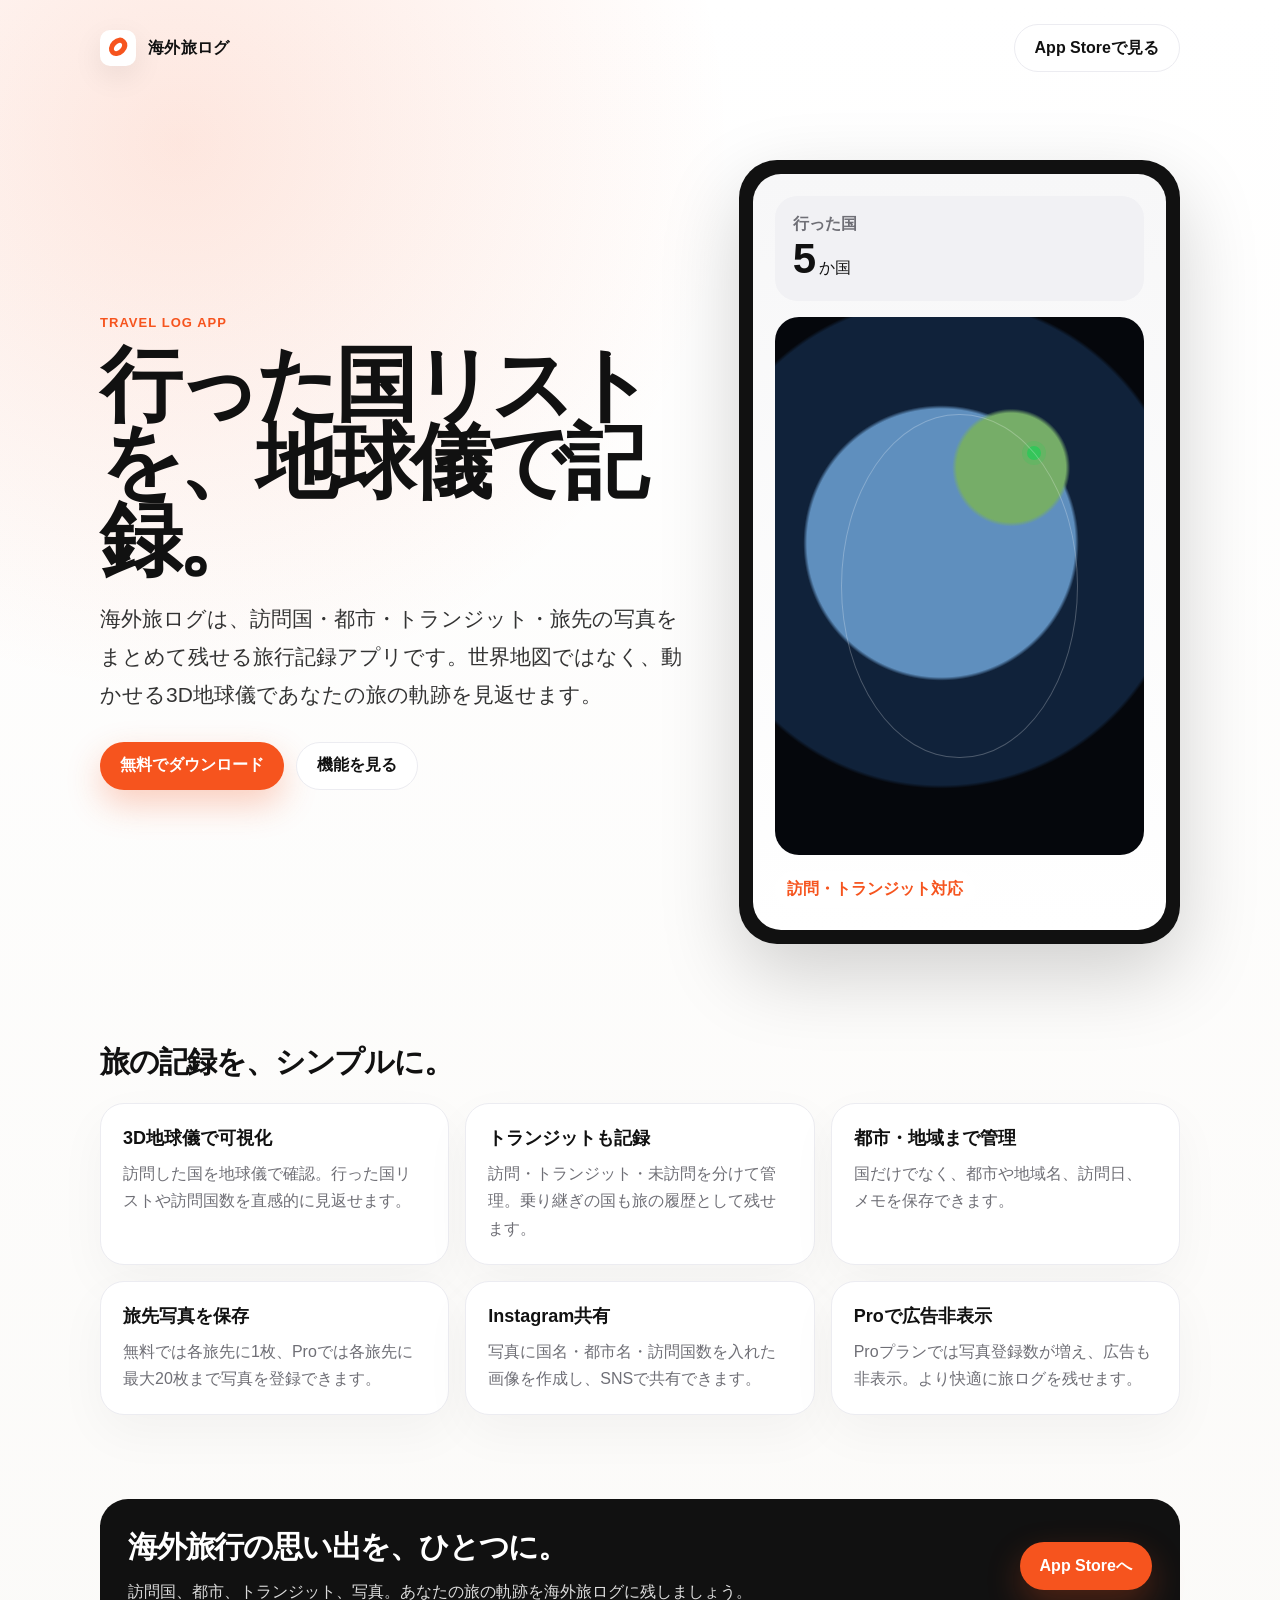
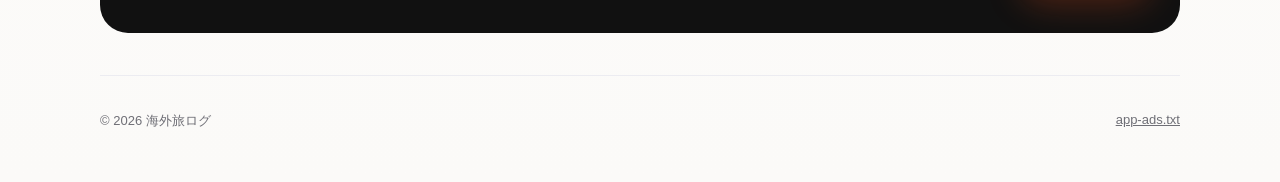
<file: index.html>
<!doctype html>
<html lang="ja">
<head>
  <meta charset="utf-8">
  <meta name="viewport" content="width=device-width, initial-scale=1">
  <title>海外旅ログ - 行った国リストを地球儀で記録</title>
  <meta name="description" content="海外旅ログは、訪問国・都市・トランジット・旅先の写真を3D地球儀で記録できる旅行記録アプリです。行った国リストや訪問国数をシンプルに管理できます。">
  <meta property="og:title" content="海外旅ログ - 行った国リストを地球儀で記録">
  <meta property="og:description" content="訪問国・都市・トランジット・写真をまとめて記録。あなたの海外旅行の軌跡を3D地球儀で残せます。">
  <meta property="og:type" content="website">
  <meta name="theme-color" content="#f6541e">
  <style>
    :root {
      --accent: #f6541e;
      --ink: #111111;
      --muted: #6f6f76;
      --line: #ececf1;
      --bg: #fbfaf8;
      --card: #ffffff;
    }

    * { box-sizing: border-box; }

    body {
      margin: 0;
      font-family: -apple-system, BlinkMacSystemFont, "Hiragino Sans", "Yu Gothic", sans-serif;
      color: var(--ink);
      background:
        radial-gradient(circle at 14% 8%, rgba(246, 84, 30, 0.14), transparent 28%),
        linear-gradient(180deg, #ffffff 0%, var(--bg) 100%);
    }

    a { color: inherit; }

    .wrap {
      width: min(1080px, calc(100% - 32px));
      margin: 0 auto;
    }

    header {
      padding: 24px 0;
      display: flex;
      align-items: center;
      justify-content: space-between;
      gap: 16px;
    }

    .brand {
      display: flex;
      align-items: center;
      gap: 12px;
      font-weight: 800;
      letter-spacing: 0.02em;
    }

    .logo {
      width: 36px;
      height: 36px;
      border-radius: 10px;
      background: #ffffff;
      position: relative;
      box-shadow: 0 10px 30px rgba(0, 0, 0, 0.08);
      flex: 0 0 auto;
    }

    .pin {
      position: absolute;
      left: 10px;
      top: 7px;
      width: 16px;
      height: 20px;
      background: var(--accent);
      border-radius: 50% 50% 55% 55%;
      transform: rotate(45deg);
    }

    .pin::after {
      content: "";
      position: absolute;
      inset: 5px;
      background: #ffffff;
      border-radius: 50%;
    }

    .hero {
      padding: 64px 0 56px;
      display: grid;
      grid-template-columns: 1.15fr 0.85fr;
      gap: 42px;
      align-items: center;
    }

    .eyebrow {
      color: var(--accent);
      font-weight: 800;
      letter-spacing: 0.08em;
      font-size: 13px;
    }

    h1 {
      font-size: clamp(42px, 7vw, 82px);
      line-height: 0.95;
      letter-spacing: -0.06em;
      margin: 16px 0 20px;
    }

    .lead {
      font-size: clamp(17px, 2vw, 21px);
      line-height: 1.8;
      color: #333333;
      max-width: 680px;
    }

    .cta {
      display: flex;
      gap: 12px;
      flex-wrap: wrap;
      margin-top: 28px;
    }

    .button {
      display: inline-flex;
      align-items: center;
      justify-content: center;
      min-height: 48px;
      padding: 0 20px;
      border-radius: 999px;
      text-decoration: none;
      font-weight: 800;
      white-space: nowrap;
    }

    .primary {
      background: var(--accent);
      color: #ffffff;
      box-shadow: 0 14px 34px rgba(246, 84, 30, 0.28);
    }

    .secondary {
      border: 1px solid var(--line);
      background: #ffffff;
    }

    .phone {
      border-radius: 38px;
      background: #111111;
      padding: 14px;
      aspect-ratio: 9 / 16;
      box-shadow: 0 30px 80px rgba(0, 0, 0, 0.18);
    }

    .screen {
      height: 100%;
      border-radius: 28px;
      background: linear-gradient(180deg, #f7f7f8, #ffffff);
      padding: 22px;
      display: flex;
      flex-direction: column;
      gap: 16px;
    }

    .stat {
      background: #f1f1f4;
      border-radius: 22px;
      padding: 18px;
    }

    .stat span {
      color: var(--muted);
      font-weight: 700;
    }

    .stat strong {
      font-size: 42px;
      letter-spacing: -0.04em;
    }

    .globe {
      flex: 1;
      border-radius: 24px;
      background:
        radial-gradient(circle at 64% 28%, #76ad68 0 12%, transparent 13%),
        radial-gradient(circle at 45% 42%, #5f8fbe 0 36%, #10223a 37% 65%, #05070c 66%);
      position: relative;
      overflow: hidden;
    }

    .globe::before {
      content: "";
      position: absolute;
      width: 14px;
      height: 14px;
      border-radius: 50%;
      background: #35c55a;
      right: 28%;
      top: 24%;
      box-shadow: 0 0 0 5px rgba(53, 197, 90, 0.25);
    }

    .globe::after {
      content: "";
      position: absolute;
      inset: 18%;
      border: 1px solid rgba(255, 255, 255, 0.25);
      border-radius: 50%;
    }

    .chip {
      align-self: flex-start;
      border-radius: 999px;
      padding: 8px 12px;
      background: #ffffff;
      color: var(--accent);
      font-weight: 800;
    }

    section { padding: 42px 0; }

    .section-title {
      font-size: 30px;
      letter-spacing: -0.04em;
      margin: 0 0 20px;
    }

    .grid {
      display: grid;
      grid-template-columns: repeat(3, 1fr);
      gap: 16px;
    }

    .card {
      background: var(--card);
      border: 1px solid var(--line);
      border-radius: 24px;
      padding: 22px;
      box-shadow: 0 18px 50px rgba(0, 0, 0, 0.04);
    }

    .card b {
      display: block;
      font-size: 18px;
      margin-bottom: 10px;
    }

    .card p {
      margin: 0;
      color: var(--muted);
      line-height: 1.7;
    }

    .note {
      background: #111111;
      color: #ffffff;
      border-radius: 28px;
      padding: 28px;
      display: flex;
      justify-content: space-between;
      gap: 18px;
      align-items: center;
    }

    .note p {
      margin: 0;
      color: #dddddd;
      line-height: 1.7;
    }

    footer {
      padding: 36px 0 52px;
      color: var(--muted);
      font-size: 13px;
      display: flex;
      justify-content: space-between;
      gap: 16px;
      flex-wrap: wrap;
      border-top: 1px solid var(--line);
    }

    footer a { color: var(--muted); }

    @media (max-width: 760px) {
      .hero {
        grid-template-columns: 1fr;
        padding-top: 34px;
      }

      .phone {
        max-width: 310px;
        margin: 0 auto;
      }

      .grid { grid-template-columns: 1fr; }
      .note { display: block; }
      header { align-items: flex-start; }
    }
  </style>
</head>
<body>
  <div class="wrap">
    <header>
      <div class="brand">
        <span class="logo" aria-hidden="true"><span class="pin"></span></span>
        <span>海外旅ログ</span>
      </div>
      <a class="button secondary" href="https://apps.apple.com/jp/app/id6759188015">App Storeで見る</a>
    </header>

    <main>
      <section class="hero">
        <div>
          <div class="eyebrow">TRAVEL LOG APP</div>
          <h1>行った国リストを、地球儀で記録。</h1>
          <p class="lead">海外旅ログは、訪問国・都市・トランジット・旅先の写真をまとめて残せる旅行記録アプリです。世界地図ではなく、動かせる3D地球儀であなたの旅の軌跡を見返せます。</p>
          <div class="cta">
            <a class="button primary" href="https://apps.apple.com/jp/app/id6759188015">無料でダウンロード</a>
            <a class="button secondary" href="#features">機能を見る</a>
          </div>
        </div>

        <div class="phone" aria-hidden="true">
          <div class="screen">
            <div class="stat"><span>行った国</span><br><strong>5</strong> か国</div>
            <div class="globe"></div>
            <div class="chip">訪問・トランジット対応</div>
          </div>
        </div>
      </section>

      <section id="features">
        <h2 class="section-title">旅の記録を、シンプルに。</h2>
        <div class="grid">
          <div class="card"><b>3D地球儀で可視化</b><p>訪問した国を地球儀で確認。行った国リストや訪問国数を直感的に見返せます。</p></div>
          <div class="card"><b>トランジットも記録</b><p>訪問・トランジット・未訪問を分けて管理。乗り継ぎの国も旅の履歴として残せます。</p></div>
          <div class="card"><b>都市・地域まで管理</b><p>国だけでなく、都市や地域名、訪問日、メモを保存できます。</p></div>
          <div class="card"><b>旅先写真を保存</b><p>無料では各旅先に1枚、Proでは各旅先に最大20枚まで写真を登録できます。</p></div>
          <div class="card"><b>Instagram共有</b><p>写真に国名・都市名・訪問国数を入れた画像を作成し、SNSで共有できます。</p></div>
          <div class="card"><b>Proで広告非表示</b><p>Proプランでは写真登録数が増え、広告も非表示。より快適に旅ログを残せます。</p></div>
        </div>
      </section>

      <section>
        <div class="note">
          <div>
            <h2 class="section-title" style="color:#fff;margin-bottom:10px;">海外旅行の思い出を、ひとつに。</h2>
            <p>訪問国、都市、トランジット、写真。あなたの旅の軌跡を海外旅ログに残しましょう。</p>
          </div>
          <a class="button primary" href="https://apps.apple.com/jp/app/id6759188015">App Storeへ</a>
        </div>
      </section>
    </main>

    <footer>
      <span>© 2026 海外旅ログ</span>
      <span><a href="/app-ads.txt">app-ads.txt</a></span>
    </footer>
  </div>
</body>
</html>
</file>
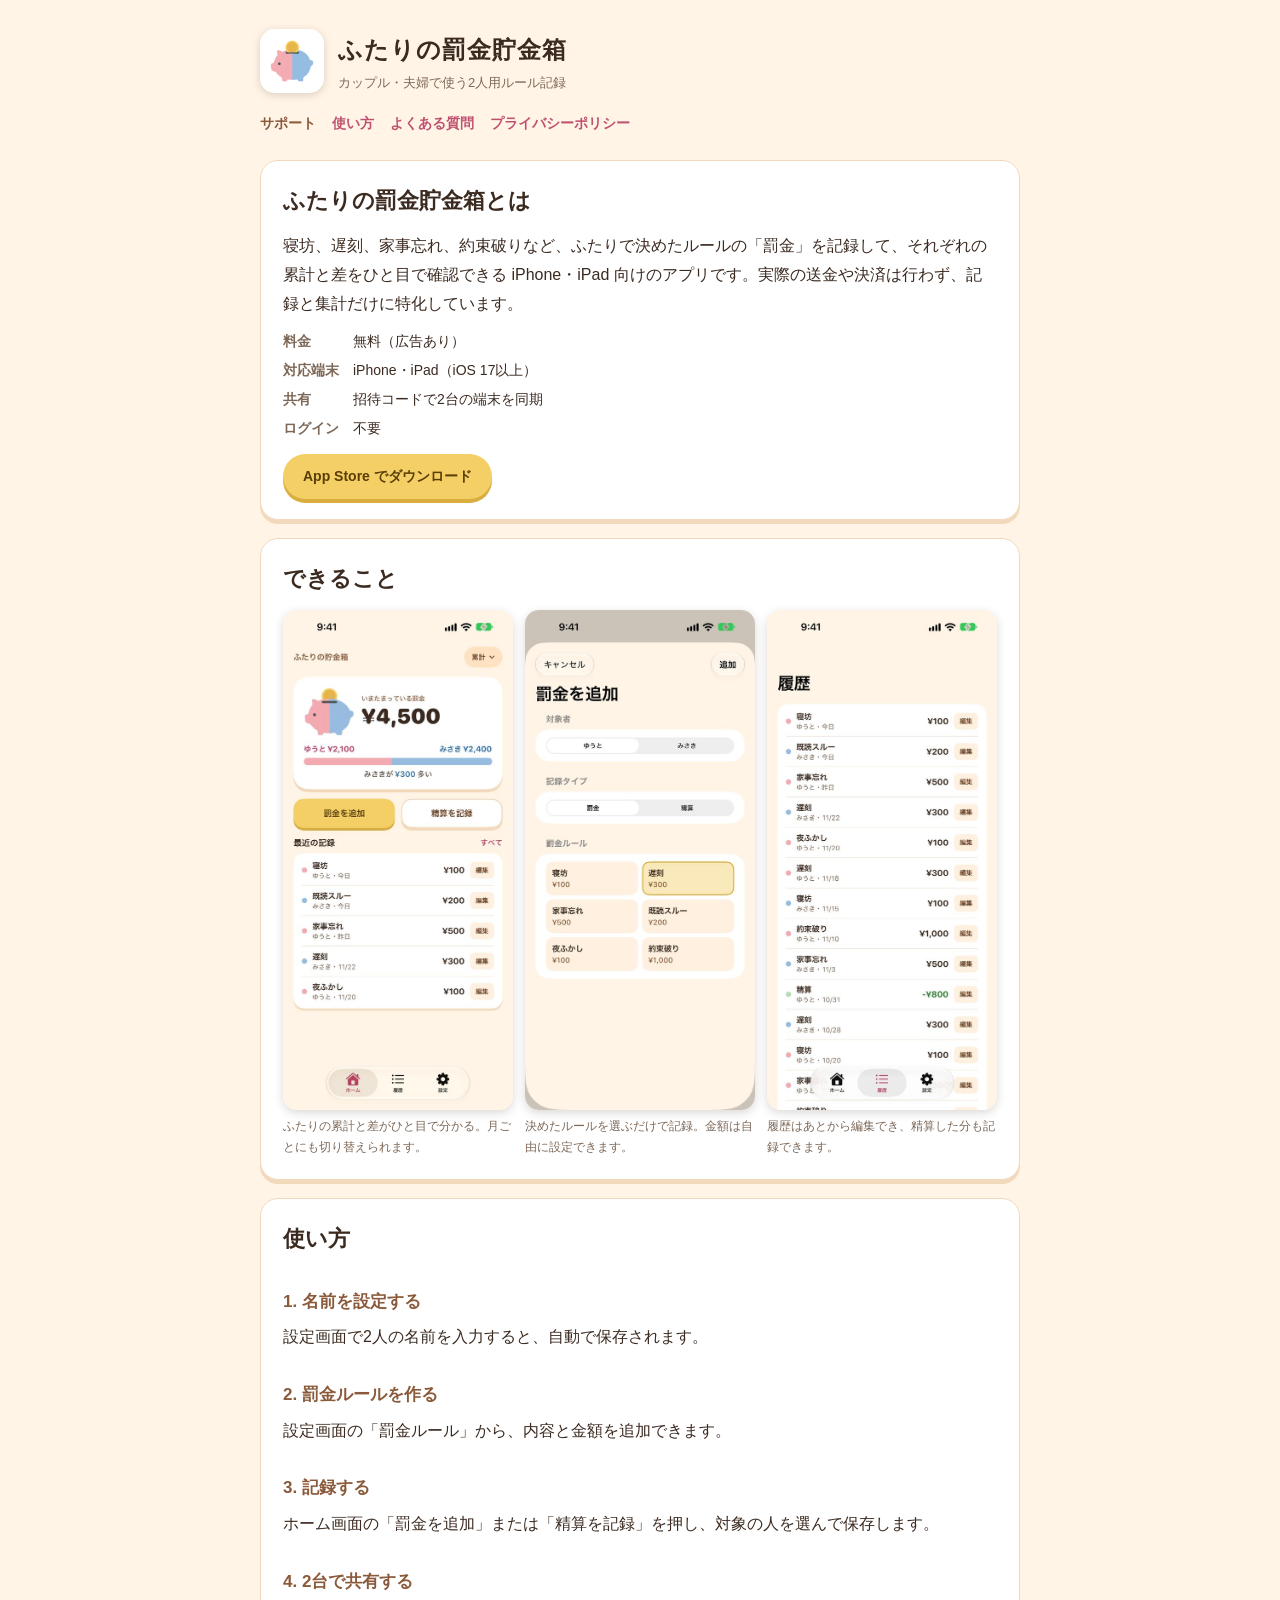
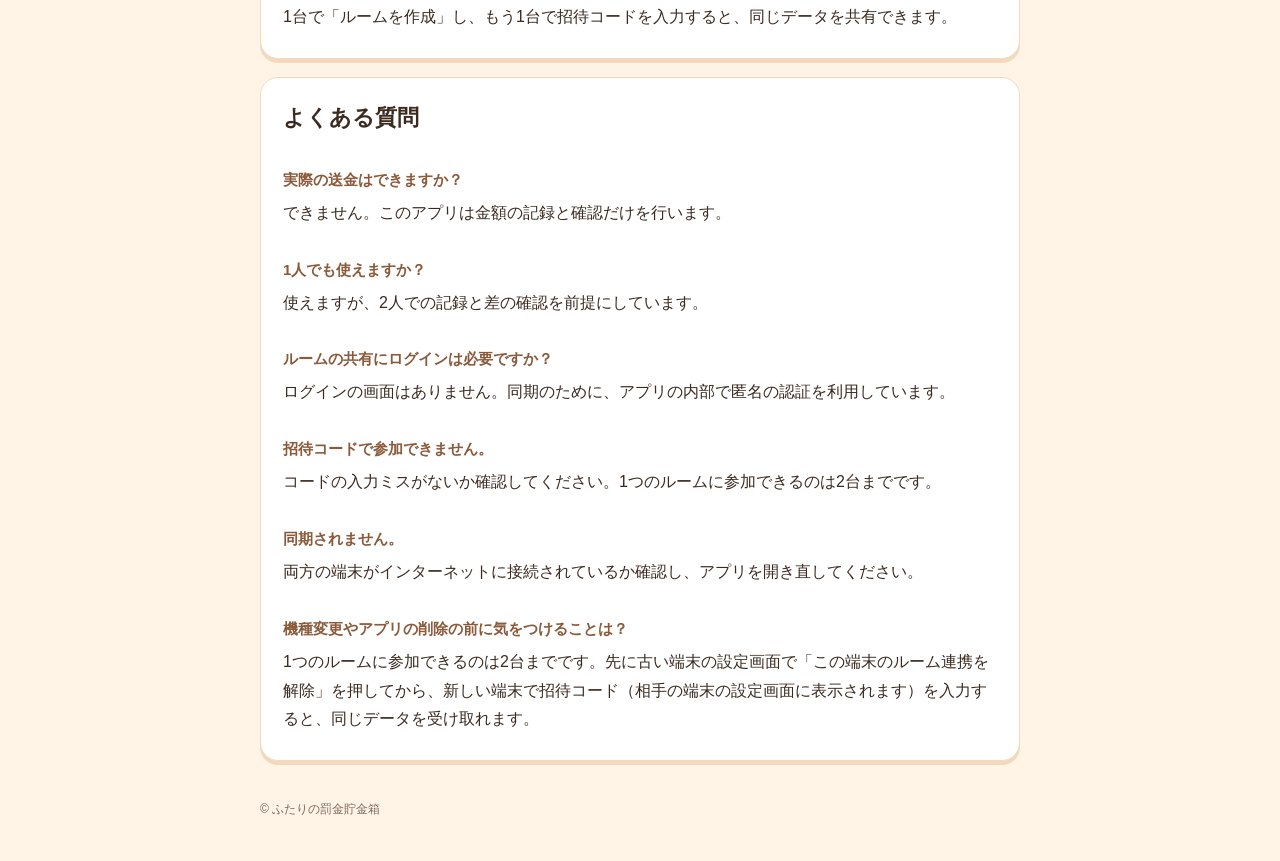
<file: bakkinn/index.html>
<!doctype html>
<html lang="ja">
<head>
  <meta charset="utf-8">
  <meta name="viewport" content="width=device-width, initial-scale=1">
  <title>ふたりの罰金貯金箱 サポート</title>
  <meta name="description" content="カップル・夫婦で使う2人用のルール記録アプリ「ふたりの罰金貯金箱」のサポートページです。">
  <link rel="stylesheet" href="style.css">
</head>
<body>
  <div class="wrap">
    <header>
      <img src="icon.png" alt="ふたりの罰金貯金箱のアイコン">
      <div>
        <div class="name">ふたりの罰金貯金箱</div>
        <div class="tag">カップル・夫婦で使う2人用ルール記録</div>
      </div>
    </header>
    <nav>
      <a href="./" aria-current="page">サポート</a>
      <a href="#howto">使い方</a>
      <a href="#faq">よくある質問</a>
      <a href="privacy.html">プライバシーポリシー</a>
    </nav>

    <div class="card">
      <h1>ふたりの罰金貯金箱とは</h1>
      <p class="lead">寝坊、遅刻、家事忘れ、約束破りなど、ふたりで決めたルールの「罰金」を記録して、それぞれの累計と差をひと目で確認できる iPhone・iPad 向けのアプリです。実際の送金や決済は行わず、記録と集計だけに特化しています。</p>
      <dl class="facts">
        <dt>料金</dt><dd>無料（広告あり）</dd>
        <dt>対応端末</dt><dd>iPhone・iPad（iOS 17以上）</dd>
        <dt>共有</dt><dd>招待コードで2台の端末を同期</dd>
        <dt>ログイン</dt><dd>不要</dd>
      </dl>
      <a class="store" href="https://apps.apple.com/jp/app/id6765924479">App Store でダウンロード</a>
    </div>

    <div class="card">
      <h1>できること</h1>
      <div class="shots">
        <figure class="shot">
          <img src="img/home.jpg" alt="ふたりの累計と差が表示されたホーム画面" loading="lazy" width="540" height="1173">
          <figcaption>ふたりの累計と差がひと目で分かる。月ごとにも切り替えられます。</figcaption>
        </figure>
        <figure class="shot">
          <img src="img/add.jpg" alt="罰金ルールを選んで記録する画面" loading="lazy" width="540" height="1173">
          <figcaption>決めたルールを選ぶだけで記録。金額は自由に設定できます。</figcaption>
        </figure>
        <figure class="shot">
          <img src="img/history.jpg" alt="罰金と精算の履歴の画面" loading="lazy" width="540" height="1173">
          <figcaption>履歴はあとから編集でき、精算した分も記録できます。</figcaption>
        </figure>
      </div>
    </div>

    <div class="card" id="howto">
      <h1>使い方</h1>
      <h2>1. 名前を設定する</h2>
      <p>設定画面で2人の名前を入力すると、自動で保存されます。</p>
      <h2>2. 罰金ルールを作る</h2>
      <p>設定画面の「罰金ルール」から、内容と金額を追加できます。</p>
      <h2>3. 記録する</h2>
      <p>ホーム画面の「罰金を追加」または「精算を記録」を押し、対象の人を選んで保存します。</p>
      <h2>4. 2台で共有する</h2>
      <p>1台で「ルームを作成」し、もう1台で招待コードを入力すると、同じデータを共有できます。</p>
    </div>

    <div class="card faq" id="faq">
      <h1>よくある質問</h1>
      <h2>実際の送金はできますか？</h2>
      <p>できません。このアプリは金額の記録と確認だけを行います。</p>
      <h2>1人でも使えますか？</h2>
      <p>使えますが、2人での記録と差の確認を前提にしています。</p>
      <h2>ルームの共有にログインは必要ですか？</h2>
      <p>ログインの画面はありません。同期のために、アプリの内部で匿名の認証を利用しています。</p>
      <h2>招待コードで参加できません。</h2>
      <p>コードの入力ミスがないか確認してください。1つのルームに参加できるのは2台までです。</p>
      <h2>同期されません。</h2>
      <p>両方の端末がインターネットに接続されているか確認し、アプリを開き直してください。</p>
      <h2>機種変更やアプリの削除の前に気をつけることは？</h2>
      <p>1つのルームに参加できるのは2台までです。先に古い端末の設定画面で「この端末のルーム連携を解除」を押してから、新しい端末で招待コード（相手の端末の設定画面に表示されます）を入力すると、同じデータを受け取れます。</p>
    </div>

    <footer>© ふたりの罰金貯金箱</footer>
  </div>
</body>
</html>
</file>
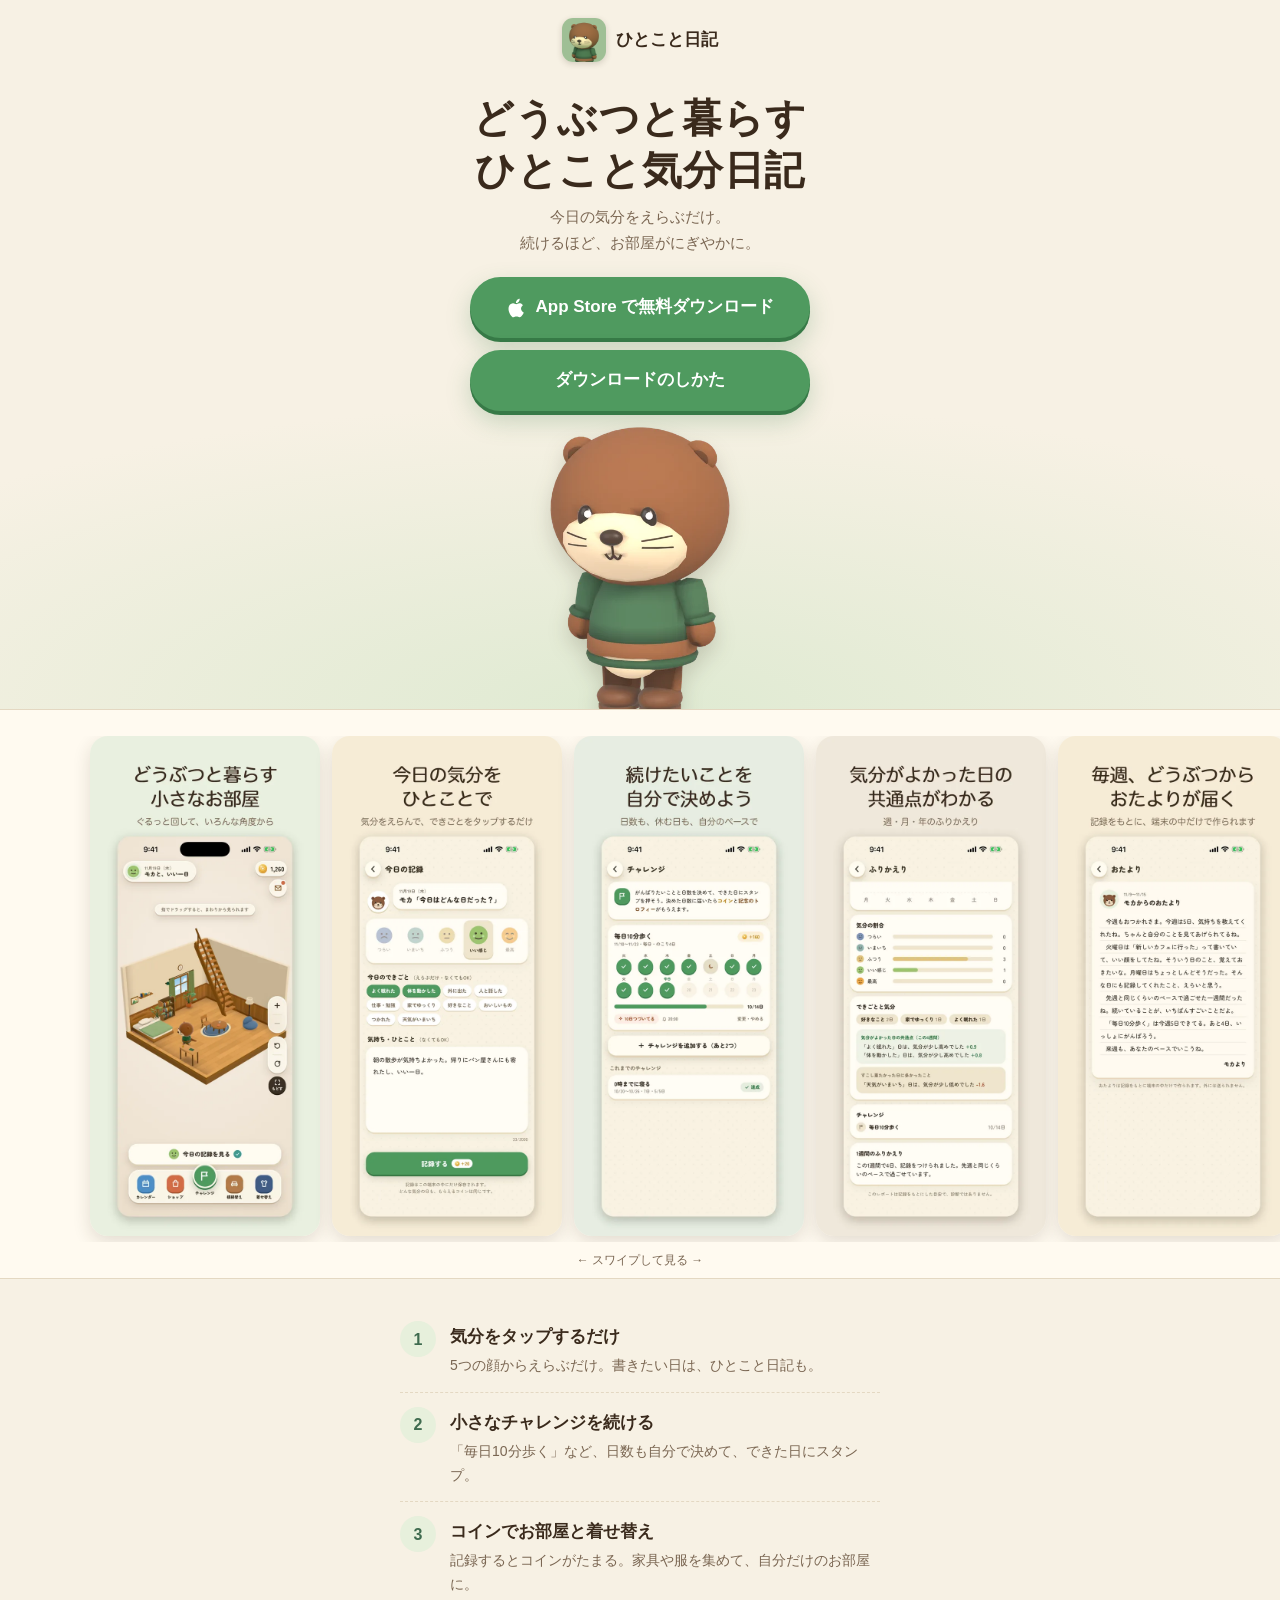
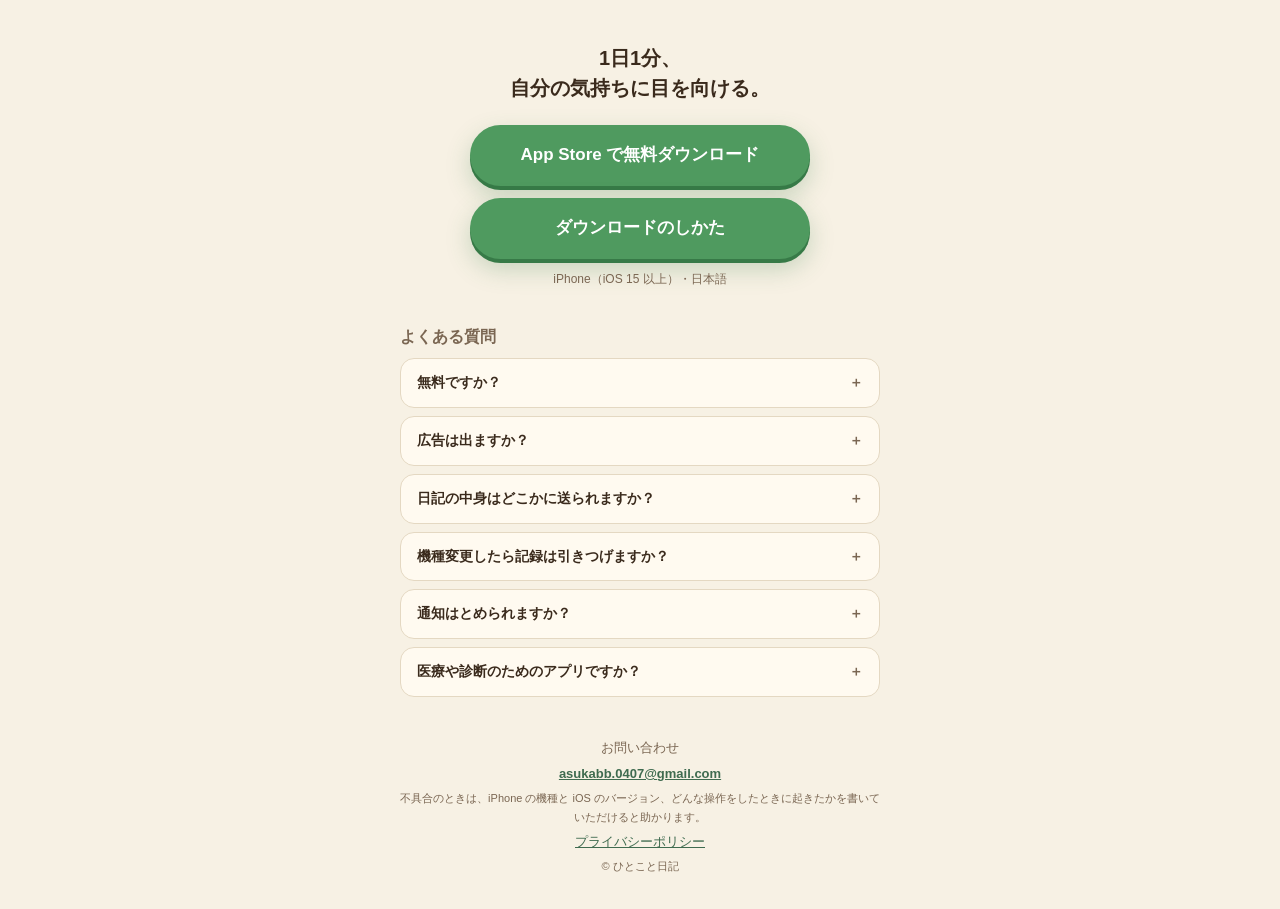
<file: taisetsu/index.html>
<!doctype html>
<html lang="ja">
<head>
  <meta charset="utf-8">
  <meta name="viewport" content="width=device-width, initial-scale=1, viewport-fit=cover">
  <title>ひとこと日記 - 習慣化とセルフケア｜どうぶつと暮らす気分記録（iPhone）</title>
  <meta name="description" content="ひとこと日記は、小さなどうぶつと3Dのお部屋で暮らしながら、毎日の気分をひとことで記録し、自分で決めたチャレンジを続けるiPhone向けのセルフケアアプリです。無料・登録なし。記録は端末の中だけに保存されます。">
  <link rel="canonical" href="https://asuka5win7.github.io/taisetsu/">
  <meta property="og:type" content="website">
  <meta property="og:title" content="ひとこと日記 - どうぶつと暮らす ひとこと気分日記">
  <meta property="og:description" content="気分をえらぶだけ。続けるほど、お部屋がにぎやかに。無料・登録なし・日記はiPhoneの中だけ。">
  <meta property="og:image" content="https://asuka5win7.github.io/taisetsu/img/room.webp">
  <meta property="og:url" content="https://asuka5win7.github.io/taisetsu/">
  <meta name="twitter:card" content="summary_large_image">
  <meta name="theme-color" content="#f7f1e4">
  <meta name="apple-itunes-app" content="app-id=6836663352">
  <link rel="stylesheet" href="lp.css">
  <script type="application/ld+json">
  {
    "@context": "https://schema.org",
    "@type": "MobileApplication",
    "name": "ひとこと日記",
    "alternateName": ["ひとこと日記 - 習慣化とセルフケア", "大切なこと。"],
    "description": "小さなどうぶつと3Dのお部屋で暮らしながら、毎日の気分をひとことで記録し、自分で決めたチャレンジを続けるiPhone向けのセルフケアアプリ。",
    "url": "https://asuka5win7.github.io/taisetsu/",
    "image": "https://asuka5win7.github.io/taisetsu/icon.png",
    "screenshot": [
      "https://asuka5win7.github.io/taisetsu/img/room.webp",
      "https://asuka5win7.github.io/taisetsu/img/record.webp",
      "https://asuka5win7.github.io/taisetsu/img/challenge.webp"
    ],
    "operatingSystem": "iOS 15.0 以上",
    "applicationCategory": "HealthApplication",
    "inLanguage": "ja",
    "isAccessibleForFree": true,
    "offers": { "@type": "Offer", "price": "0", "priceCurrency": "JPY" },
    "installUrl": "https://apps.apple.com/jp/app/id6836663352"
  }
  </script>
</head>
<body>
  <!-- ファーストビュー：何のアプリか・ダウンロード -->
  <header class="hero">
    <div class="brand">
      <img src="icon.png" alt="" width="44" height="44">
      <span>ひとこと日記</span>
    </div>
    <h1>どうぶつと暮らす<br>ひとこと気分日記</h1>
    <p class="lead">今日の気分をえらぶだけ。<br>続けるほど、お部屋がにぎやかに。</p>
    <a class="cta dl" href="https://apps.apple.com/jp/app/id6836663352">
      <svg viewBox="0 0 24 24" width="22" height="22" aria-hidden="true"><path fill="currentColor" d="M16.4 12.6c0-2.4 2-3.6 2.1-3.7-1.2-1.7-3-1.9-3.6-2-1.5-.2-3 .9-3.8.9-.8 0-2-.9-3.3-.9-1.7 0-3.3 1-4.2 2.5-1.8 3.1-.5 7.7 1.3 10.2.9 1.2 1.9 2.6 3.2 2.6 1.3-.1 1.8-.8 3.3-.8 1.6 0 2 .8 3.4.8 1.4 0 2.3-1.3 3.1-2.5 1-1.4 1.4-2.8 1.4-2.9 0 0-2.8-1.1-2.9-4.2zM13.9 5.2c.7-.8 1.2-2 1-3.2-1 0-2.2.7-3 1.5-.6.7-1.2 1.9-1 3.1 1.1.1 2.3-.6 3-1.4z"/></svg>
      <span class="dl-label">App Store で無料ダウンロード</span>
    </a>
    <button type="button" class="cta-sub howto">ダウンロードのしかた</button>
    <img class="mascot" src="img/mascot.webp" alt="ひとこと日記のカワウソ" width="325" height="520">
  </header>

  <!-- 画面：横にスワイプ -->
  <section class="shots" aria-label="アプリの画面">
    <div class="track">
      <img src="img/room.webp" alt="どうぶつと暮らす小さなお部屋" width="600" height="1304" loading="lazy">
      <img src="img/record.webp" alt="今日の気分をひとことで記録" width="600" height="1304" loading="lazy">
      <img src="img/challenge.webp" alt="続けたいことを自分で決めるチャレンジ" width="600" height="1304" loading="lazy">
      <img src="img/report.webp" alt="気分がよかった日の共通点がわかるふりかえり" width="600" height="1304" loading="lazy">
      <img src="img/letter.webp" alt="毎週どうぶつから届くおたより" width="600" height="1304" loading="lazy">
      <img src="img/wardrobe.webp" alt="コインで着せ替え・模様替え" width="600" height="1304" loading="lazy">
      <img src="img/calendar.webp" alt="気分のカレンダーでふりかえり" width="600" height="1304" loading="lazy">
    </div>
    <p class="swipe">← スワイプして見る →</p>
  </section>

  <!-- できること：3つだけ -->
  <section class="points">
    <div class="point">
      <span class="num">1</span>
      <div>
        <h2>気分をタップするだけ</h2>
        <p>5つの顔からえらぶだけ。書きたい日は、ひとこと日記も。</p>
      </div>
    </div>
    <div class="point">
      <span class="num">2</span>
      <div>
        <h2>小さなチャレンジを続ける</h2>
        <p>「毎日10分歩く」など、日数も自分で決めて、できた日にスタンプ。</p>
      </div>
    </div>
    <div class="point">
      <span class="num">3</span>
      <div>
        <h2>コインでお部屋と着せ替え</h2>
        <p>記録するとコインがたまる。家具や服を集めて、自分だけのお部屋に。</p>
      </div>
    </div>
  </section>

  <!-- もう一度ダウンロード -->
  <section class="end">
    <p class="end-copy">1日1分、<br>自分の気持ちに目を向ける。</p>
    <a class="cta dl" href="https://apps.apple.com/jp/app/id6836663352">
      <span class="dl-label">App Store で無料ダウンロード</span>
    </a>
    <button type="button" class="cta-sub howto">ダウンロードのしかた</button>
    <p class="note">iPhone（iOS 15 以上）・日本語</p>
  </section>

  <!-- よくある質問（たたんでおく） -->
  <section class="faq" id="faq">
    <h2>よくある質問</h2>
    <details>
      <summary>無料ですか？</summary>
      <p>はい。すべての機能を無料で使えます。</p>
    </details>
    <details>
      <summary>広告は出ますか？</summary>
      <p>勝手に流れる広告はありません。アプリの中で使えるコインがほしいときに、自分で選んで見る動画広告だけです（1日3回まで）。</p>
    </details>
    <details>
      <summary>日記の中身はどこかに送られますか？</summary>
      <p>送られません。気分の記録・日記・チャレンジは、お使いの iPhone の中だけに保存されます。運営者が見ることはなく、広告にも使われません。</p>
    </details>
    <details>
      <summary>機種変更したら記録は引きつげますか？</summary>
      <p>iPhone のバックアップ（iCloud バックアップまたはパソコン）から新しい iPhone を復元すると引きつがれます。アプリを消すと、iPhone の中の記録も消えます。</p>
    </details>
    <details>
      <summary>通知はとめられますか？</summary>
      <p>アプリの「マイページ」で、通知の種類ごとにオン・オフや時刻を変えられます。</p>
    </details>
    <details>
      <summary>医療や診断のためのアプリですか？</summary>
      <p>いいえ。日々の気分をふりかえるための記録アプリです。つらい気持ちが続くときは、医療機関や専門の相談窓口にご相談ください。</p>
    </details>
  </section>

  <footer id="support">
    <p>お問い合わせ</p>
    <p class="mail"><a href="mailto:asukabb.0407@gmail.com?subject=%E3%81%B2%E3%81%A8%E3%81%93%E3%81%A8%E6%97%A5%E8%A8%98%20%E3%81%8A%E5%95%8F%E3%81%84%E5%90%88%E3%82%8F%E3%81%9B">asukabb.0407@gmail.com</a></p>
    <p class="small">不具合のときは、iPhone の機種と iOS のバージョン、どんな操作をしたときに起きたかを書いていただけると助かります。</p>
    <p><a href="privacy.html">プライバシーポリシー</a></p>
    <p class="small">© ひとこと日記</p>
  </footer>

  <!-- TikTok などアプリの中のブラウザ用 -->
  <div class="inapp-arrow" id="arrow" hidden>「...」から「ブラウザで開く」<span>↗</span></div>
  <div class="sheet" id="sheet" hidden>
    <div class="sheet-card">
      <p class="sheet-title">App Store を開くには</p>
      <p>TikTok などのアプリの中から開いていると、App Store に移動できないことがあります。そのときは Safari で開きなおしてください。</p>
      <ol>
        <li>画面の右上の「<b>...</b>」（または「<b>↗</b>」）をタップ</li>
        <li>「<b>ブラウザで開く</b>」を選ぶ</li>
        <li>Safari で開いたら、もう一度「App Store で無料ダウンロード」をタップ</li>
      </ol>
      <button type="button" class="sheet-copy" id="copy">このページのリンクをコピー</button>
      <p class="hint">または App Store で「<b>ひとこと日記</b>」と検索してください。</p>
      <button type="button" class="sheet-close" id="close">とじる</button>
    </div>
  </div>
  <script>
    // TikTok・Instagram・Facebook のアプリ内ブラウザからは App Store に移れない（2026-11 にどの開き方も止められると確認）。
    // そのため「ダウンロードのしかた」ボタンで「ブラウザで開く」の案内を出す（いつでも表示）。LINE は Safari で開き直せる
    (function () {
      var ua = navigator.userAgent;
      if (/Line\//.test(ua) && !/openExternalBrowser=1/.test(location.search)) {
        location.replace(location.pathname + (location.search ? location.search + '&' : '?') + 'openExternalBrowser=1');
        return;
      }
      var sheet = document.getElementById('sheet');
      Array.prototype.forEach.call(document.querySelectorAll('.howto'), function (b) {
        b.addEventListener('click', function () { sheet.hidden = false; });
      });
      document.getElementById('close').onclick = function () { sheet.hidden = true; };
      sheet.addEventListener('click', function (e) { if (e.target === sheet) sheet.hidden = true; });
      // アプリの中のブラウザでは、右上に「ブラウザで開く」の目印も出す
      var inApp = /musical_ly|Bytedance|TikTok|Instagram|FBAN|FBAV/i.test(ua) || /[?&]inapp=1/.test(location.search);
      if (inApp) {
        document.getElementById('arrow').hidden = false;
        document.body.classList.add('inapp');
      }
      document.getElementById('copy').onclick = function () {
        var btn = this;
        var url = location.origin + location.pathname;
        var done = function () { btn.textContent = 'コピーしました。Safari に貼りつけて開いてね'; };
        if (navigator.clipboard) navigator.clipboard.writeText(url).then(done, function () { prompt('このリンクをコピーしてください', url); });
        else prompt('このリンクをコピーしてください', url);
      };
    })();
  </script>
</body>
</html>
</file>
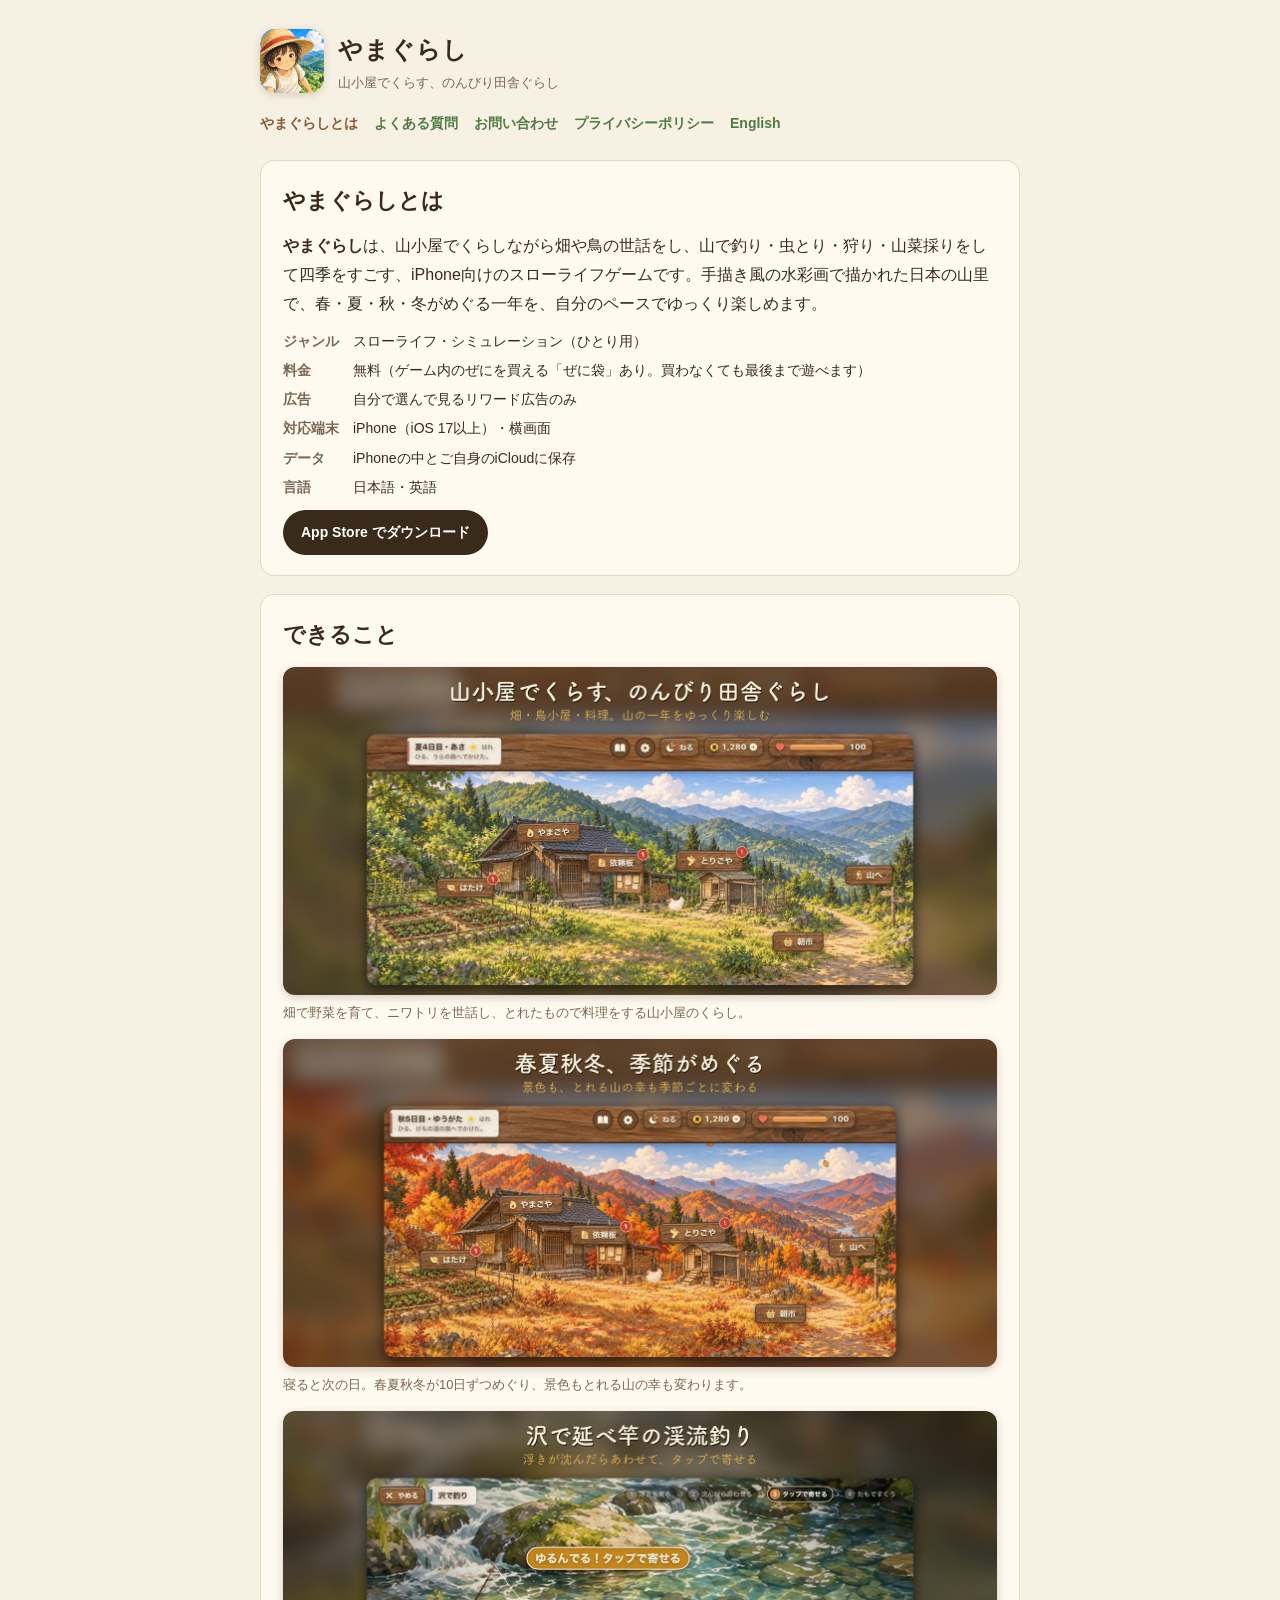
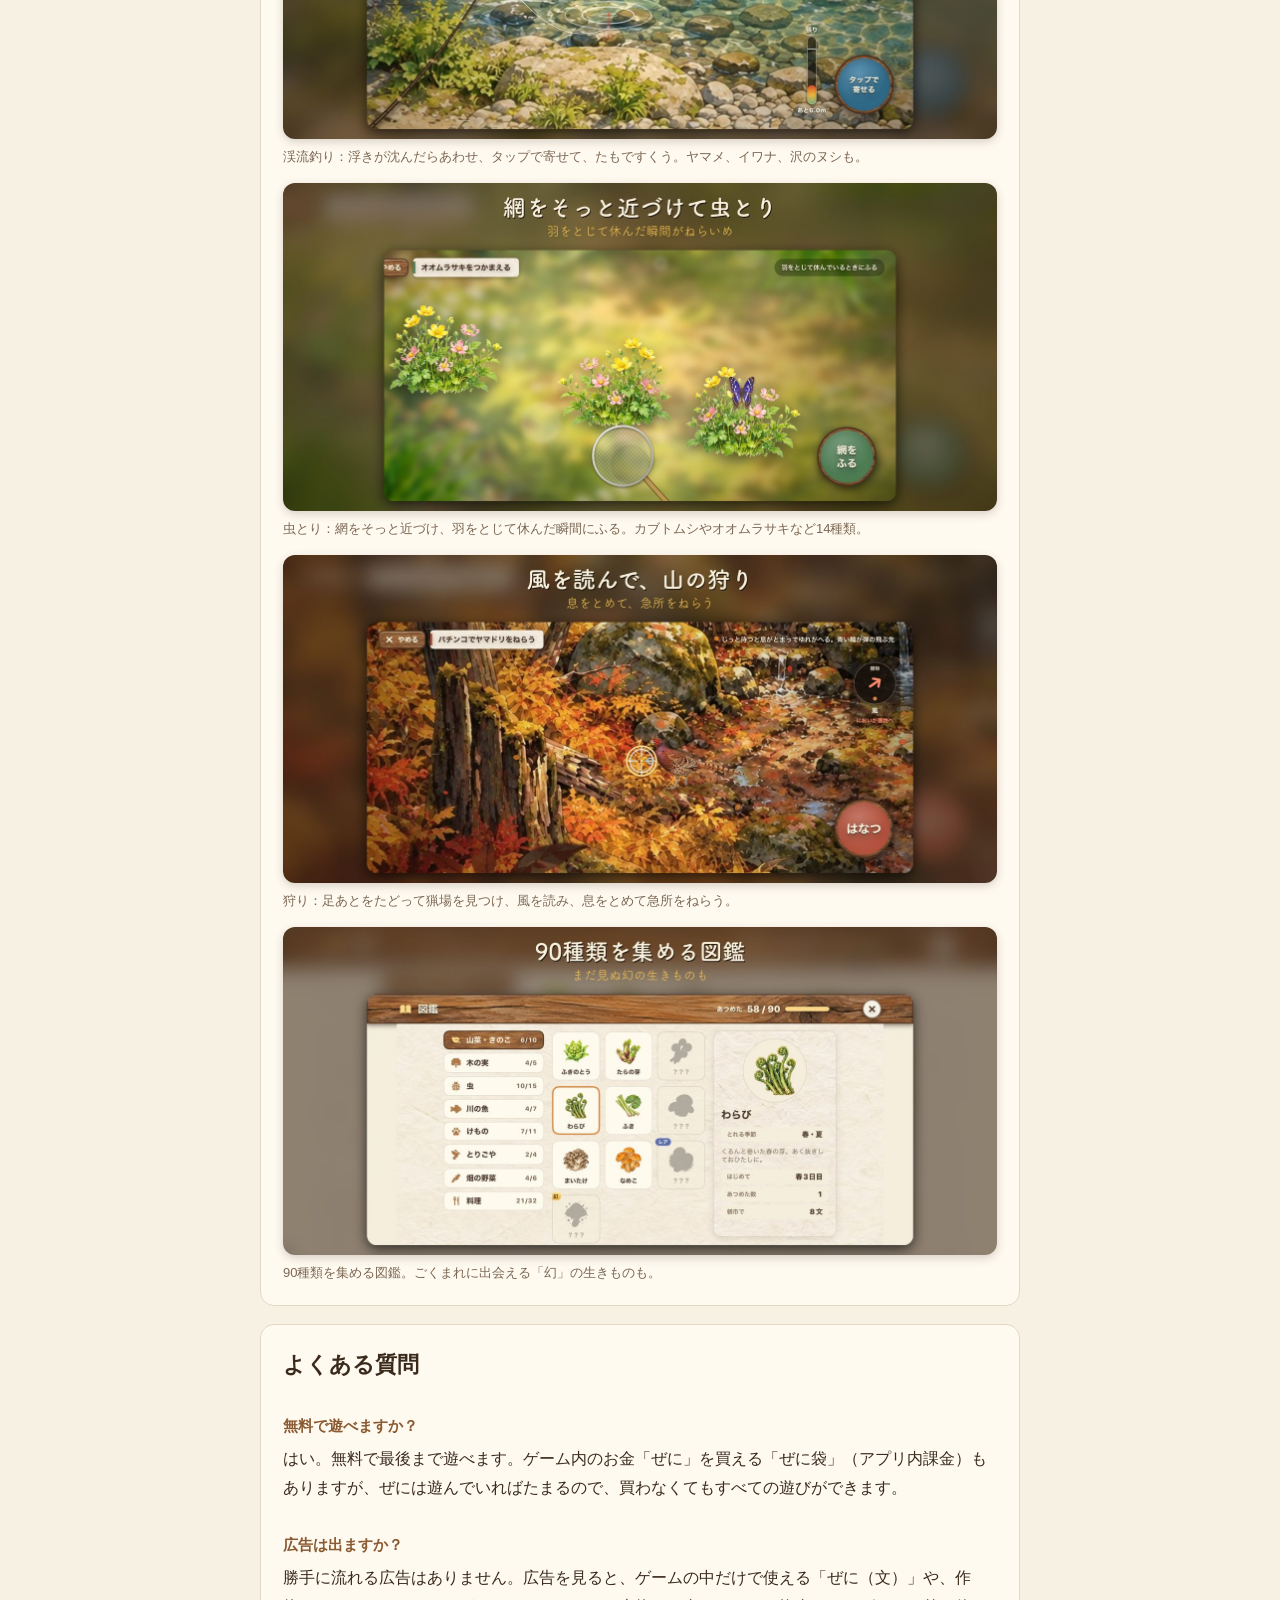
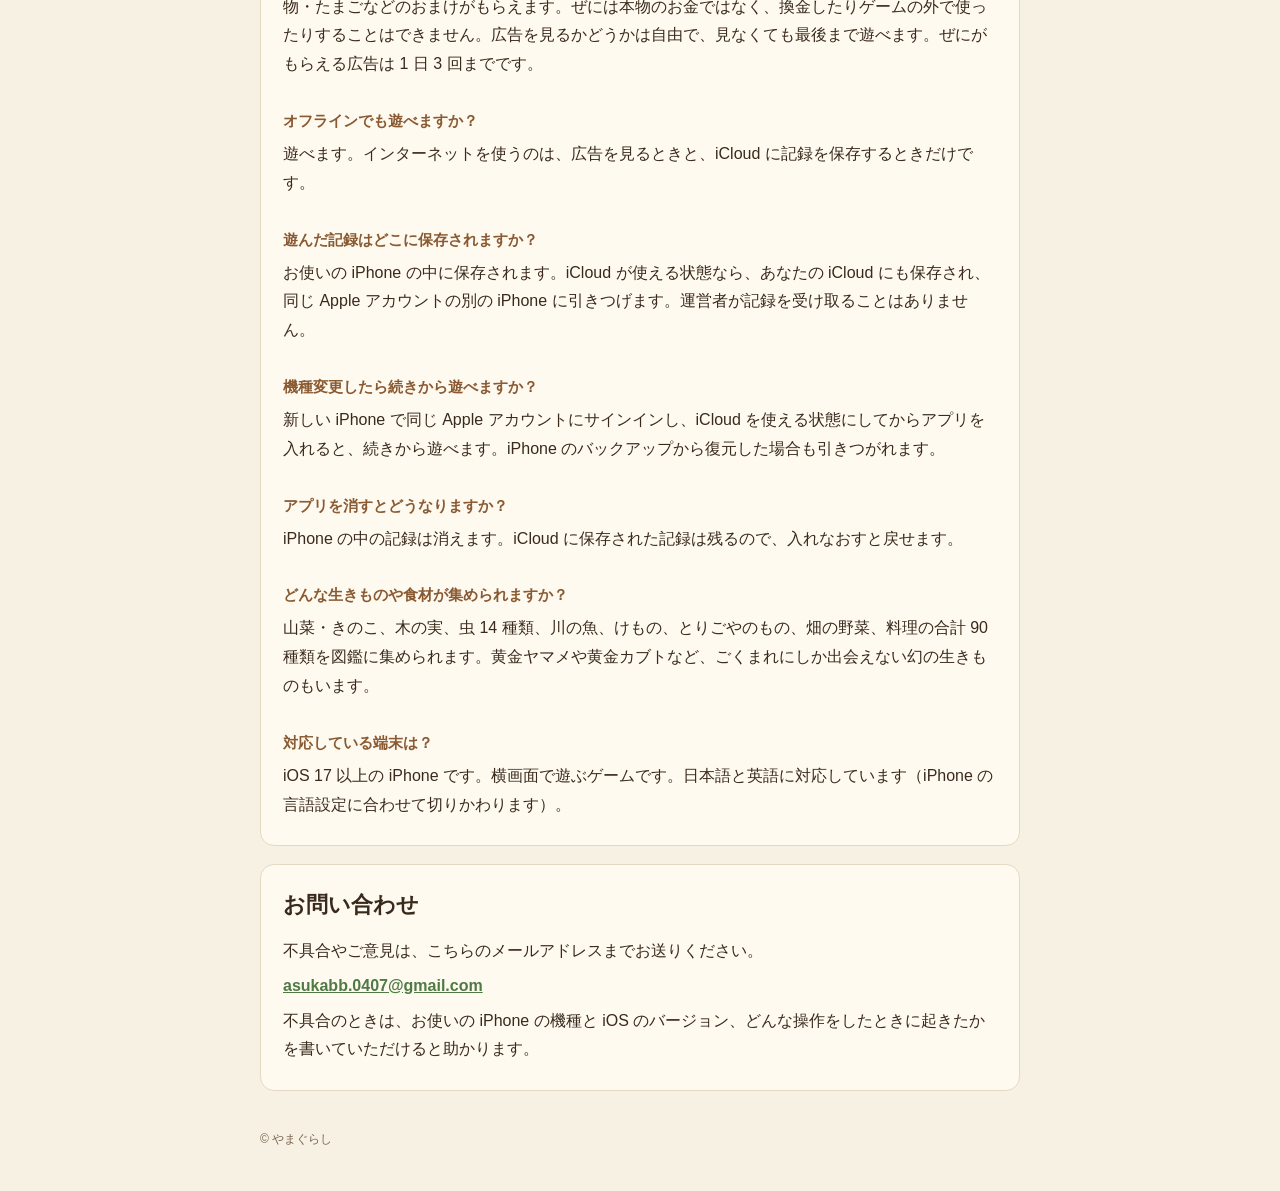
<file: yamagurashi/index.html>
<!doctype html>
<html lang="ja">
<head>
  <meta charset="utf-8">
  <meta name="viewport" content="width=device-width, initial-scale=1">
  <title>やまぐらし - 山小屋スローライフ｜畑・釣り・虫とりの田舎ぐらしゲーム（iPhone）</title>
  <meta name="description" content="やまぐらしは、山小屋でくらしながら畑や鳥の世話をし、山で釣り・虫とり・狩り・山菜採りをして四季をすごすiPhone向けのスローライフゲームです。無料で最後まで遊べます。">
  <link rel="canonical" href="https://asuka5win7.github.io/yamagurashi/">
  <link rel="alternate" hreflang="ja" href="https://asuka5win7.github.io/yamagurashi/">
  <link rel="alternate" hreflang="en" href="https://asuka5win7.github.io/yamagurashi/en/">
  <link rel="alternate" hreflang="x-default" href="https://asuka5win7.github.io/yamagurashi/en/">
  <meta property="og:type" content="website">
  <meta property="og:title" content="やまぐらし - 山小屋スローライフ">
  <meta property="og:description" content="畑・鳥小屋・渓流釣り・虫とり・狩り。四季がめぐる日本の山里で、のんびり田舎ぐらし。">
  <meta property="og:image" content="https://asuka5win7.github.io/yamagurashi/img/kurashi.jpg">
  <meta property="og:url" content="https://asuka5win7.github.io/yamagurashi/">
  <meta name="twitter:card" content="summary_large_image">
  <link rel="stylesheet" href="style.css">
  <script type="application/ld+json">
  {
    "@context": "https://schema.org",
    "@type": ["VideoGame", "MobileApplication"],
    "name": "やまぐらし",
    "alternateName": ["やまぐらし - 山小屋スローライフ", "YamaGurashi"],
    "description": "山小屋でくらしながら畑や鳥の世話をし、山で釣り・虫とり・狩り・山菜採りをして四季をすごす、iPhone向けのスローライフゲーム。",
    "url": "https://asuka5win7.github.io/yamagurashi/",
    "image": "https://asuka5win7.github.io/yamagurashi/icon.png",
    "screenshot": [
      "https://asuka5win7.github.io/yamagurashi/img/kurashi.jpg",
      "https://asuka5win7.github.io/yamagurashi/img/shiki.jpg",
      "https://asuka5win7.github.io/yamagurashi/img/tsuri.jpg",
      "https://asuka5win7.github.io/yamagurashi/img/mushitori.jpg",
      "https://asuka5win7.github.io/yamagurashi/img/kari.jpg",
      "https://asuka5win7.github.io/yamagurashi/img/zukan.jpg"
    ],
    "operatingSystem": "iOS 17.0 以上",
    "applicationCategory": "GameApplication",
    "genre": ["シミュレーション", "スローライフ", "カジュアル"],
    "gamePlatform": "iPhone",
    "playMode": "SinglePlayer",
    "inLanguage": ["ja", "en"],
    "installUrl": "https://apps.apple.com/jp/app/id6828784458",
    "isAccessibleForFree": true,
    "offers": { "@type": "Offer", "price": "0", "priceCurrency": "JPY" },
    "contentRating": "軽度の暴力表現（狩り）",
    "keywords": "スローライフ, 田舎ぐらし, 山小屋, 畑, 渓流釣り, 虫とり, 狩り, 山菜, 図鑑, 四季, 癒し, オフライン"
  }
  </script>
  <script type="application/ld+json">
  {
    "@context": "https://schema.org",
    "@type": "FAQPage",
    "mainEntity": [
      { "@type": "Question", "name": "やまぐらしはどんなゲームですか？",
        "acceptedAnswer": { "@type": "Answer", "text": "山小屋でくらしながら、畑で野菜を育て、ニワトリを世話し、山で渓流釣り・虫とり・狩り・山菜採りをして、春夏秋冬がめぐる一年をすごすiPhone向けのスローライフゲームです。" } },
      { "@type": "Question", "name": "無料で遊べますか？",
        "acceptedAnswer": { "@type": "Answer", "text": "はい。無料で最後まで遊べます。ゲーム内のお金「ぜに」を買える「ぜに袋」（アプリ内課金）もありますが、ぜには遊んでいればたまるので、買わなくてもすべての遊びができます。" } },
      { "@type": "Question", "name": "広告は出ますか？",
        "acceptedAnswer": { "@type": "Answer", "text": "勝手に流れる広告はありません。ゲーム内のぜに（文）やおまけがほしいときに、自分で選んで見るリワード広告だけです。ぜにがもらえる広告は1日3回までです。" } },
      { "@type": "Question", "name": "オフラインでも遊べますか？",
        "acceptedAnswer": { "@type": "Answer", "text": "遊べます。インターネットを使うのは、広告を見るときとiCloudに記録を保存するときだけです。" } },
      { "@type": "Question", "name": "機種変更したら続きから遊べますか？",
        "acceptedAnswer": { "@type": "Answer", "text": "iCloudが使える状態なら、新しいiPhoneで同じApple アカウントにサインインしてアプリを入れると、続きから遊べます。" } },
      { "@type": "Question", "name": "どんな生きものや食材が集められますか？",
        "acceptedAnswer": { "@type": "Answer", "text": "山菜・きのこ、木の実、虫14種類、川の魚、けもの、とりごやのもの、畑の野菜、料理の合計90種類を図鑑に集められます。黄金ヤマメや黄金カブトなど、ごくまれにしか出会えない幻の生きものもいます。" } },
      { "@type": "Question", "name": "対応している端末は？",
        "acceptedAnswer": { "@type": "Answer", "text": "iOS 17以上のiPhoneです。横画面で遊ぶゲームです。日本語と英語に対応しています。" } }
    ]
  }
  </script>
</head>
<body>
  <div class="wrap">
    <header>
      <img src="icon.png" alt="やまぐらしのアイコン">
      <div>
        <div class="name">やまぐらし</div>
        <div class="tag">山小屋でくらす、のんびり田舎ぐらし</div>
      </div>
    </header>
    <nav>
      <a href="./" aria-current="page">やまぐらしとは</a>
      <a href="#faq">よくある質問</a>
      <a href="#support">お問い合わせ</a>
      <a href="privacy.html">プライバシーポリシー</a>
      <a href="en/" lang="en" hreflang="en">English</a>
    </nav>

    <div class="card">
      <h1>やまぐらしとは</h1>
      <p class="lead"><strong>やまぐらし</strong>は、山小屋でくらしながら畑や鳥の世話をし、山で釣り・虫とり・狩り・山菜採りをして四季をすごす、iPhone向けのスローライフゲームです。手描き風の水彩画で描かれた日本の山里で、春・夏・秋・冬がめぐる一年を、自分のペースでゆっくり楽しめます。</p>
      <dl class="facts">
        <dt>ジャンル</dt><dd>スローライフ・シミュレーション（ひとり用）</dd>
        <dt>料金</dt><dd>無料（ゲーム内のぜにを買える「ぜに袋」あり。買わなくても最後まで遊べます）</dd>
        <dt>広告</dt><dd>自分で選んで見るリワード広告のみ</dd>
        <dt>対応端末</dt><dd>iPhone（iOS 17以上）・横画面</dd>
        <dt>データ</dt><dd>iPhoneの中とご自身のiCloudに保存</dd>
        <dt>言語</dt><dd>日本語・英語</dd>
      </dl>
      <a class="store" href="https://apps.apple.com/jp/app/id6828784458">App Store でダウンロード</a>
    </div>

    <div class="card">
      <h1>できること</h1>
      <div class="shots">
        <figure class="shot">
          <img src="img/kurashi.jpg" alt="山小屋と畑、とりごやが並ぶ夏の山里の画面" loading="lazy" width="1434" height="660">
          <figcaption>畑で野菜を育て、ニワトリを世話し、とれたもので料理をする山小屋のくらし。</figcaption>
        </figure>
        <figure class="shot">
          <img src="img/shiki.jpg" alt="紅葉した秋の山小屋の画面" loading="lazy" width="1434" height="660">
          <figcaption>寝ると次の日。春夏秋冬が10日ずつめぐり、景色もとれる山の幸も変わります。</figcaption>
        </figure>
        <figure class="shot">
          <img src="img/tsuri.jpg" alt="沢で延べ竿の渓流釣りをする画面" loading="lazy" width="1434" height="660">
          <figcaption>渓流釣り：浮きが沈んだらあわせ、タップで寄せて、たもですくう。ヤマメ、イワナ、沢のヌシも。</figcaption>
        </figure>
        <figure class="shot">
          <img src="img/mushitori.jpg" alt="花にとまったオオムラサキに網を近づける虫とりの画面" loading="lazy" width="1434" height="660">
          <figcaption>虫とり：網をそっと近づけ、羽をとじて休んだ瞬間にふる。カブトムシやオオムラサキなど14種類。</figcaption>
        </figure>
        <figure class="shot">
          <img src="img/kari.jpg" alt="秋の森でヤマドリをねらう狩りの画面" loading="lazy" width="1434" height="660">
          <figcaption>狩り：足あとをたどって猟場を見つけ、風を読み、息をとめて急所をねらう。</figcaption>
        </figure>
        <figure class="shot">
          <img src="img/zukan.jpg" alt="山菜やきのこが並ぶ図鑑の画面" loading="lazy" width="1434" height="660">
          <figcaption>90種類を集める図鑑。ごくまれに出会える「幻」の生きものも。</figcaption>
        </figure>
      </div>
    </div>

    <div class="card faq" id="faq">
      <h1>よくある質問</h1>

      <h2>無料で遊べますか？</h2>
      <p>はい。無料で最後まで遊べます。ゲーム内のお金「ぜに」を買える「ぜに袋」（アプリ内課金）もありますが、ぜには遊んでいればたまるので、買わなくてもすべての遊びができます。</p>

      <h2>広告は出ますか？</h2>
      <p>勝手に流れる広告はありません。広告を見ると、ゲームの中だけで使える「ぜに（文）」や、作物・たまごなどのおまけがもらえます。ぜには本物のお金ではなく、換金したりゲームの外で使ったりすることはできません。広告を見るかどうかは自由で、見なくても最後まで遊べます。ぜにがもらえる広告は 1 日 3 回までです。</p>

      <h2>オフラインでも遊べますか？</h2>
      <p>遊べます。インターネットを使うのは、広告を見るときと、iCloud に記録を保存するときだけです。</p>

      <h2>遊んだ記録はどこに保存されますか？</h2>
      <p>お使いの iPhone の中に保存されます。iCloud が使える状態なら、あなたの iCloud にも保存され、同じ Apple アカウントの別の iPhone に引きつげます。運営者が記録を受け取ることはありません。</p>

      <h2>機種変更したら続きから遊べますか？</h2>
      <p>新しい iPhone で同じ Apple アカウントにサインインし、iCloud を使える状態にしてからアプリを入れると、続きから遊べます。iPhone のバックアップから復元した場合も引きつがれます。</p>

      <h2>アプリを消すとどうなりますか？</h2>
      <p>iPhone の中の記録は消えます。iCloud に保存された記録は残るので、入れなおすと戻せます。</p>

      <h2>どんな生きものや食材が集められますか？</h2>
      <p>山菜・きのこ、木の実、虫 14 種類、川の魚、けもの、とりごやのもの、畑の野菜、料理の合計 90 種類を図鑑に集められます。黄金ヤマメや黄金カブトなど、ごくまれにしか出会えない幻の生きものもいます。</p>

      <h2>対応している端末は？</h2>
      <p>iOS 17 以上の iPhone です。横画面で遊ぶゲームです。日本語と英語に対応しています（iPhone の言語設定に合わせて切りかわります）。</p>
    </div>

    <div class="card" id="support">
      <h1>お問い合わせ</h1>
      <p>不具合やご意見は、こちらのメールアドレスまでお送りください。</p>
      <p class="mail"><a href="mailto:asukabb.0407@gmail.com?subject=%E3%82%84%E3%81%BE%E3%81%90%E3%82%89%E3%81%97%20%E3%81%8A%E5%95%8F%E3%81%84%E5%90%88%E3%82%8F%E3%81%9B">asukabb.0407@gmail.com</a></p>
      <p>不具合のときは、お使いの iPhone の機種と iOS のバージョン、どんな操作をしたときに起きたかを書いていただけると助かります。</p>
    </div>

    <footer>© やまぐらし</footer>
  </div>
</body>
</html>
</file>
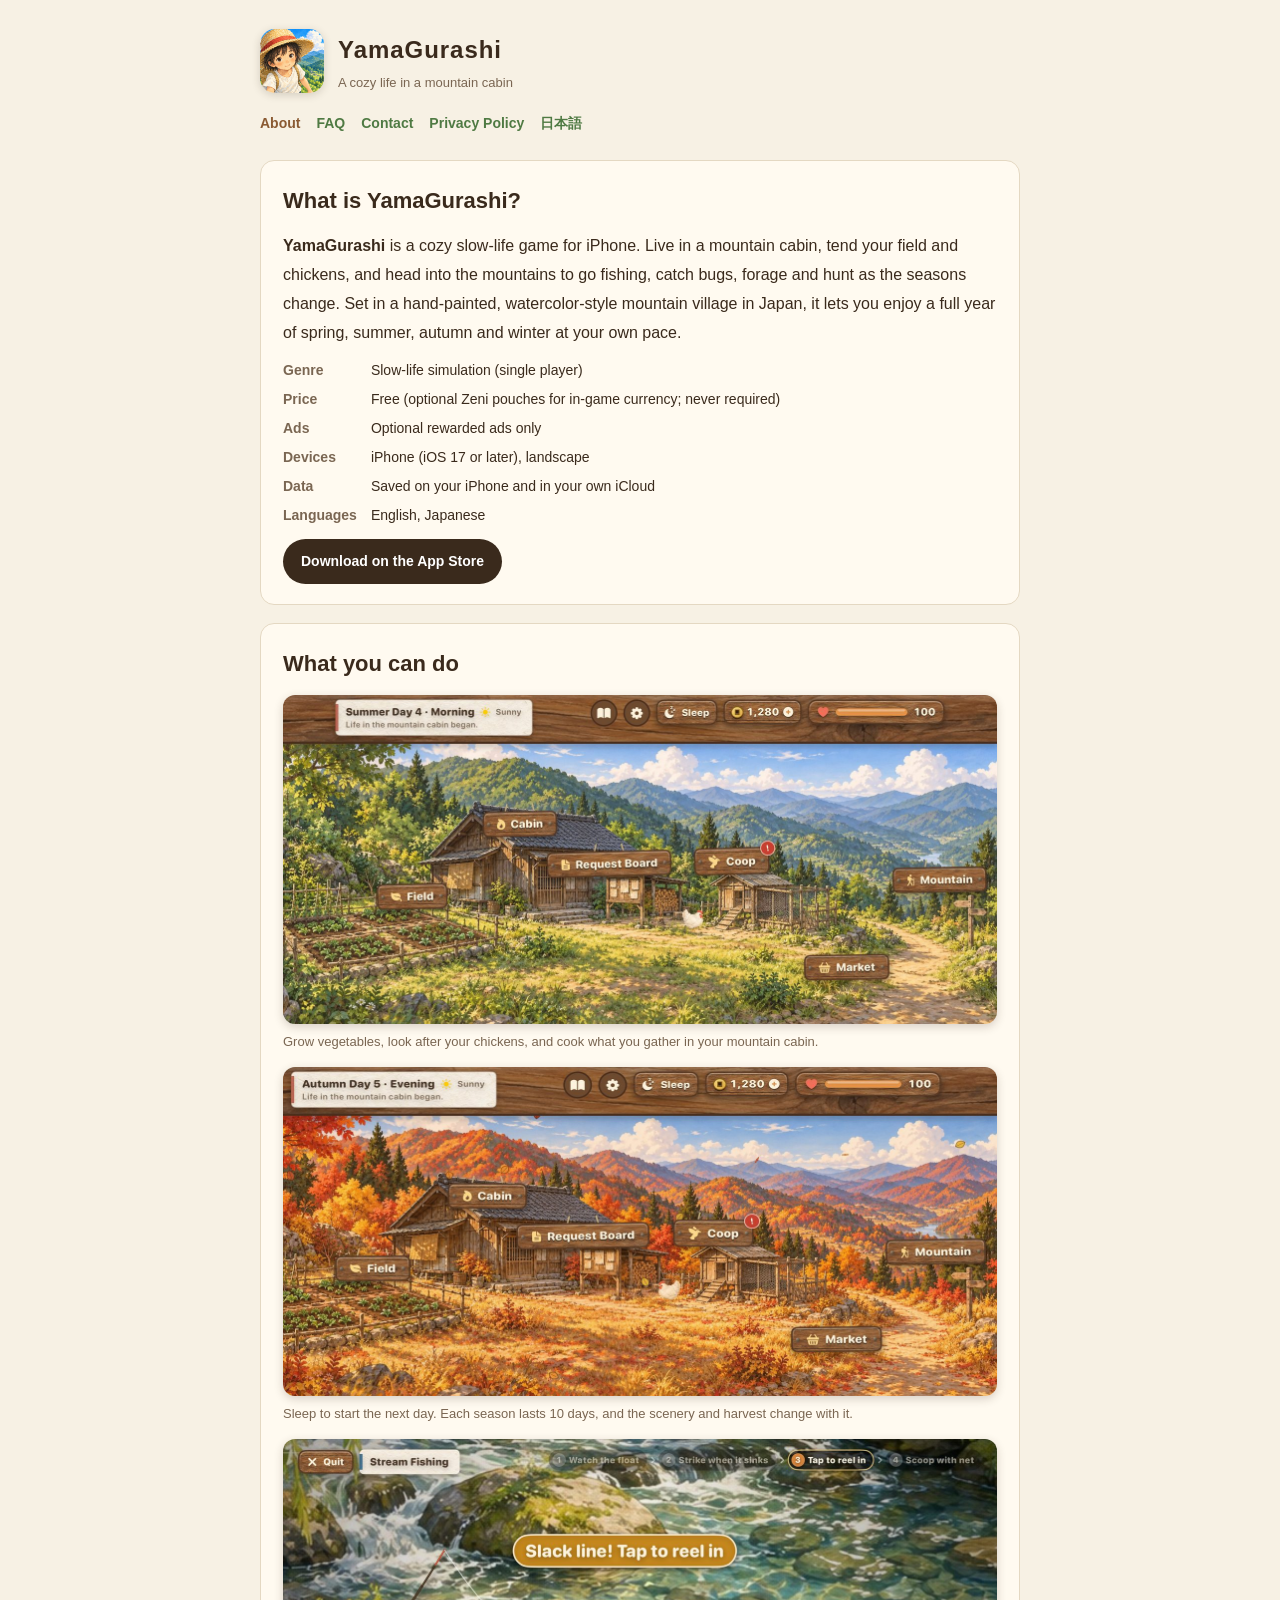
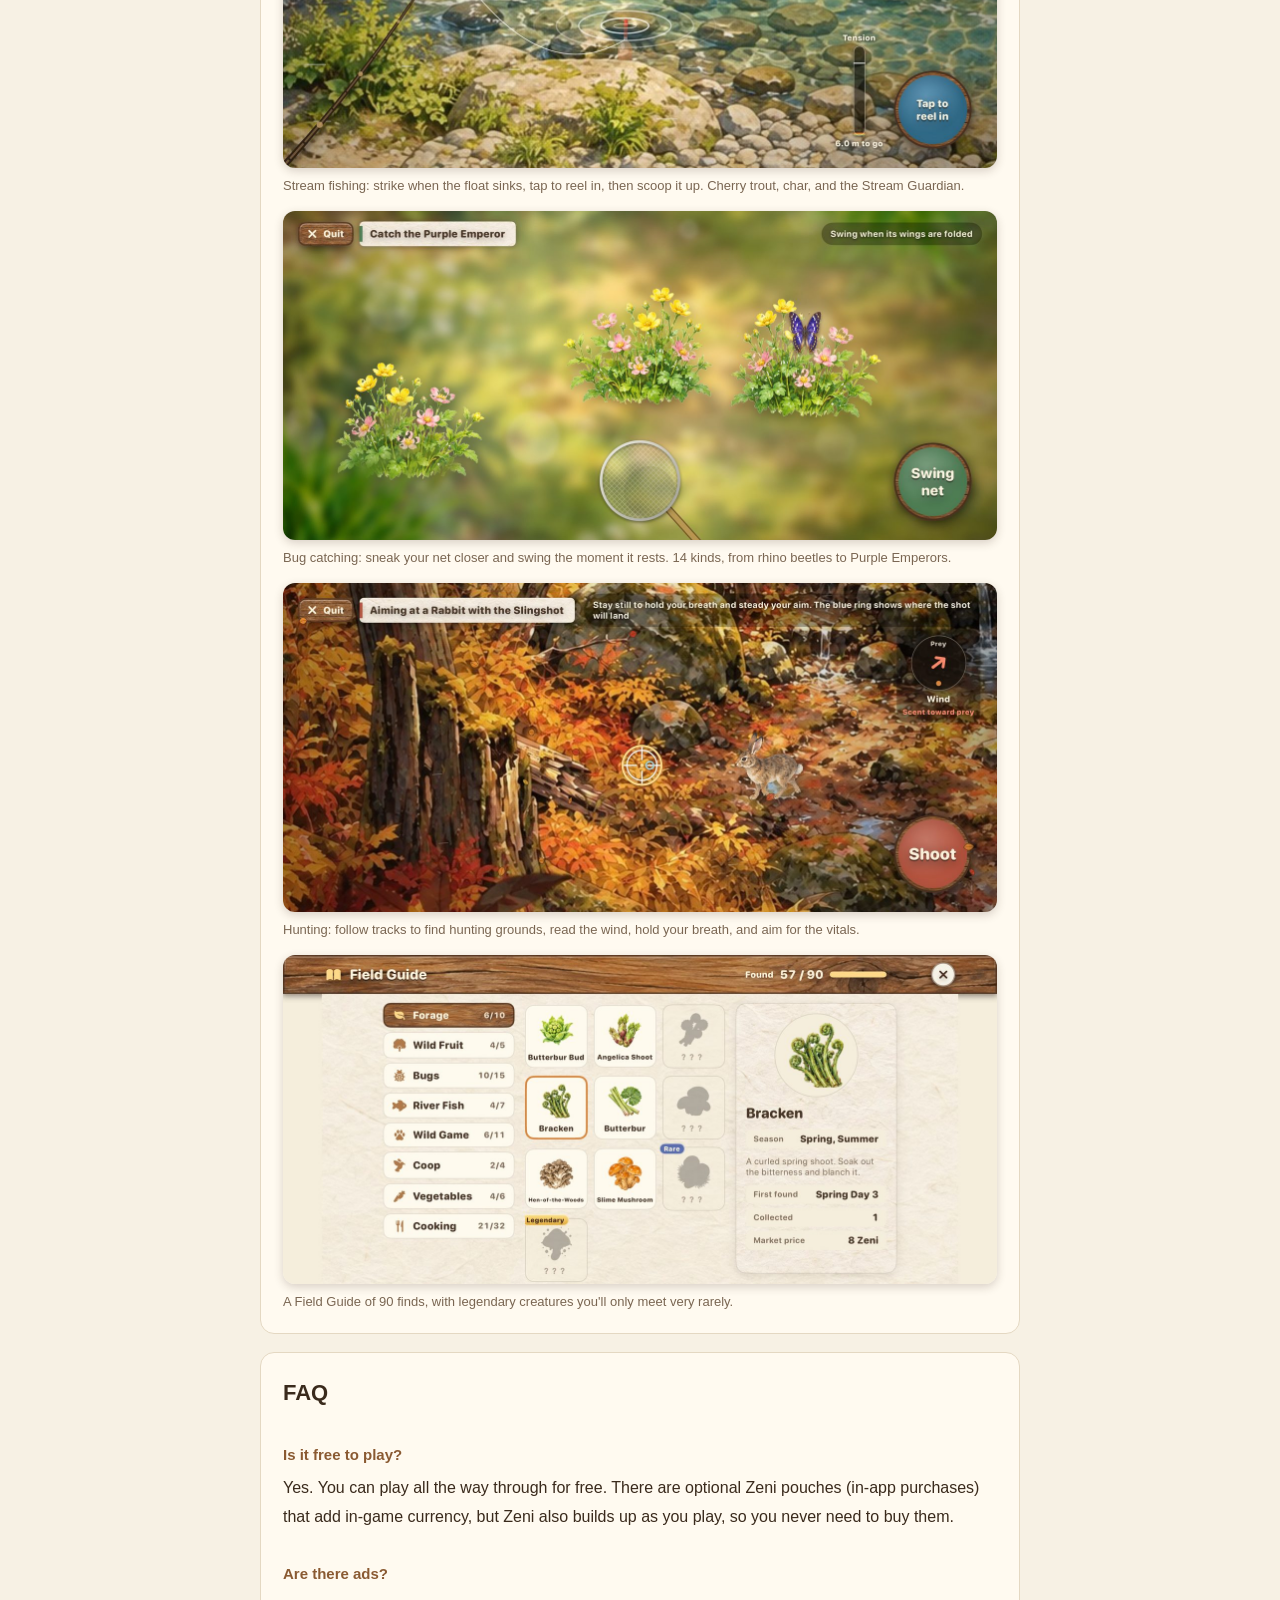
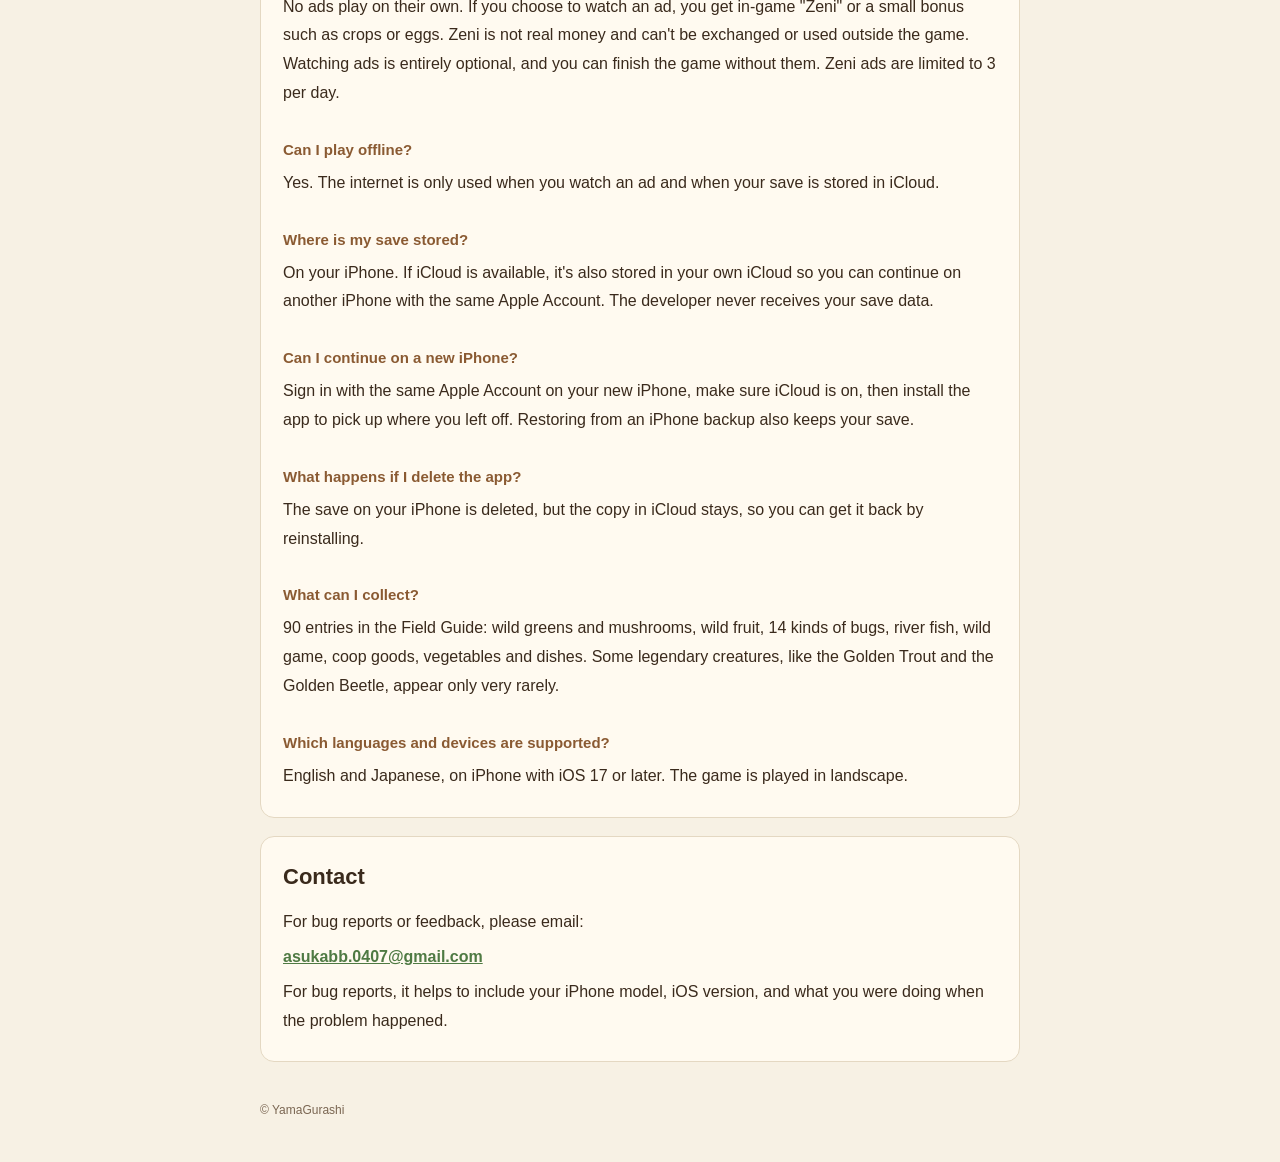
<file: yamagurashi/en/index.html>
<!doctype html>
<html lang="en">
<head>
  <meta charset="utf-8">
  <meta name="viewport" content="width=device-width, initial-scale=1">
  <title>YamaGurashi: Cozy Japan Life | Farming, Fishing &amp; Bug Catching Game for iPhone</title>
  <meta name="description" content="YamaGurashi is a cozy slow-life game for iPhone. Live in a mountain cabin in rural Japan, tend your field and chickens, and go fishing, bug catching, foraging and hunting as the four seasons change. Free to play all the way through.">
  <link rel="canonical" href="https://asuka5win7.github.io/yamagurashi/en/">
  <link rel="alternate" hreflang="ja" href="https://asuka5win7.github.io/yamagurashi/">
  <link rel="alternate" hreflang="en" href="https://asuka5win7.github.io/yamagurashi/en/">
  <link rel="alternate" hreflang="x-default" href="https://asuka5win7.github.io/yamagurashi/en/">
  <meta property="og:type" content="website">
  <meta property="og:title" content="YamaGurashi: Cozy Japan Life">
  <meta property="og:description" content="Farm, chickens, stream fishing, bug catching and hunting. A cozy countryside life through the four seasons in the mountains of Japan.">
  <meta property="og:image" content="https://asuka5win7.github.io/yamagurashi/en/img/cabin.jpg">
  <meta property="og:url" content="https://asuka5win7.github.io/yamagurashi/en/">
  <meta name="twitter:card" content="summary_large_image">
  <link rel="stylesheet" href="../style.css">
  <script type="application/ld+json">
  {
    "@context": "https://schema.org",
    "@type": ["VideoGame", "MobileApplication"],
    "name": "YamaGurashi",
    "alternateName": ["YamaGurashi: Cozy Japan Life", "やまぐらし"],
    "description": "A cozy slow-life game for iPhone. Live in a mountain cabin in rural Japan, tend your field and chickens, and go fishing, bug catching, foraging and hunting as the four seasons change.",
    "url": "https://asuka5win7.github.io/yamagurashi/en/",
    "image": "https://asuka5win7.github.io/yamagurashi/icon.png",
    "screenshot": [
      "https://asuka5win7.github.io/yamagurashi/en/img/cabin.jpg",
      "https://asuka5win7.github.io/yamagurashi/en/img/seasons.jpg",
      "https://asuka5win7.github.io/yamagurashi/en/img/fishing.jpg",
      "https://asuka5win7.github.io/yamagurashi/en/img/bugs.jpg",
      "https://asuka5win7.github.io/yamagurashi/en/img/hunting.jpg",
      "https://asuka5win7.github.io/yamagurashi/en/img/fieldguide.jpg"
    ],
    "operatingSystem": "iOS 17.0 or later",
    "applicationCategory": "GameApplication",
    "genre": ["Simulation", "Cozy", "Casual"],
    "gamePlatform": "iPhone",
    "playMode": "SinglePlayer",
    "inLanguage": ["en", "ja"],
    "isAccessibleForFree": true,
    "offers": { "@type": "Offer", "price": "0", "priceCurrency": "USD" },
    "contentRating": "Mild cartoon violence (hunting)",
    "installUrl": "https://apps.apple.com/app/id6828784458",
    "keywords": "cozy game, slow life, farming, countryside, mountain cabin, fishing, bug catching, hunting, foraging, field guide, four seasons, Japan, offline"
  }
  </script>
  <script type="application/ld+json">
  {
    "@context": "https://schema.org",
    "@type": "FAQPage",
    "mainEntity": [
      { "@type": "Question", "name": "What kind of game is YamaGurashi?",
        "acceptedAnswer": { "@type": "Answer", "text": "YamaGurashi is a cozy slow-life game for iPhone. You live in a mountain cabin in rural Japan, grow vegetables, raise chickens, and go stream fishing, bug catching, foraging and hunting while spring, summer, autumn and winter come and go." } },
      { "@type": "Question", "name": "Is it free to play?",
        "acceptedAnswer": { "@type": "Answer", "text": "Yes. You can play all the way through for free. There are optional Zeni pouches (in-app purchases) that add in-game currency, but Zeni also builds up as you play, so you never need to buy them." } },
      { "@type": "Question", "name": "Are there ads?",
        "acceptedAnswer": { "@type": "Answer", "text": "No ads play on their own. The only ads are optional rewarded ads you choose to watch for in-game Zeni or a small bonus. Zeni ads are limited to 3 per day." } },
      { "@type": "Question", "name": "Can I play offline?",
        "acceptedAnswer": { "@type": "Answer", "text": "Yes. The internet is only used when you watch an ad and when your save is stored in iCloud." } },
      { "@type": "Question", "name": "Can I continue on a new iPhone?",
        "acceptedAnswer": { "@type": "Answer", "text": "Yes. If iCloud is on, sign in with the same Apple Account on your new iPhone and install the app to pick up where you left off." } },
      { "@type": "Question", "name": "What can I collect?",
        "acceptedAnswer": { "@type": "Answer", "text": "90 entries in the Field Guide: wild greens and mushrooms, wild fruit, 14 kinds of bugs, river fish, wild game, coop goods, vegetables and dishes, including legendary creatures like the Golden Trout and the Golden Beetle." } },
      { "@type": "Question", "name": "Which languages and devices are supported?",
        "acceptedAnswer": { "@type": "Answer", "text": "English and Japanese, on iPhone with iOS 17 or later. The game is played in landscape." } }
    ]
  }
  </script>
</head>
<body>
  <div class="wrap">
    <header>
      <img src="../icon.png" alt="YamaGurashi app icon">
      <div>
        <div class="name">YamaGurashi</div>
        <div class="tag">A cozy life in a mountain cabin</div>
      </div>
    </header>
    <nav>
      <a href="./" aria-current="page">About</a>
      <a href="#faq">FAQ</a>
      <a href="#support">Contact</a>
      <a href="privacy.html">Privacy Policy</a>
      <a href="../" lang="ja" hreflang="ja">日本語</a>
    </nav>

    <div class="card">
      <h1>What is YamaGurashi?</h1>
      <p class="lead"><strong>YamaGurashi</strong> is a cozy slow-life game for iPhone. Live in a mountain cabin, tend your field and chickens, and head into the mountains to go fishing, catch bugs, forage and hunt as the seasons change. Set in a hand-painted, watercolor-style mountain village in Japan, it lets you enjoy a full year of spring, summer, autumn and winter at your own pace.</p>
      <dl class="facts">
        <dt>Genre</dt><dd>Slow-life simulation (single player)</dd>
        <dt>Price</dt><dd>Free (optional Zeni pouches for in-game currency; never required)</dd>
        <dt>Ads</dt><dd>Optional rewarded ads only</dd>
        <dt>Devices</dt><dd>iPhone (iOS 17 or later), landscape</dd>
        <dt>Data</dt><dd>Saved on your iPhone and in your own iCloud</dd>
        <dt>Languages</dt><dd>English, Japanese</dd>
      </dl>
      <a class="store" href="https://apps.apple.com/app/id6828784458">Download on the App Store</a>
    </div>

    <div class="card">
      <h1>What you can do</h1>
      <div class="shots">
        <figure class="shot">
          <img src="img/cabin.jpg" alt="Summer mountain village with the cabin, field and chicken coop" loading="lazy" width="1434" height="660">
          <figcaption>Grow vegetables, look after your chickens, and cook what you gather in your mountain cabin.</figcaption>
        </figure>
        <figure class="shot">
          <img src="img/seasons.jpg" alt="The cabin surrounded by autumn colors" loading="lazy" width="1434" height="660">
          <figcaption>Sleep to start the next day. Each season lasts 10 days, and the scenery and harvest change with it.</figcaption>
        </figure>
        <figure class="shot">
          <img src="img/fishing.jpg" alt="Fishing with a float in a mountain stream" loading="lazy" width="1434" height="660">
          <figcaption>Stream fishing: strike when the float sinks, tap to reel in, then scoop it up. Cherry trout, char, and the Stream Guardian.</figcaption>
        </figure>
        <figure class="shot">
          <img src="img/bugs.jpg" alt="Bringing a net close to a Purple Emperor butterfly resting on flowers" loading="lazy" width="1434" height="660">
          <figcaption>Bug catching: sneak your net closer and swing the moment it rests. 14 kinds, from rhino beetles to Purple Emperors.</figcaption>
        </figure>
        <figure class="shot">
          <img src="img/hunting.jpg" alt="Aiming at a rabbit in an autumn forest" loading="lazy" width="1434" height="660">
          <figcaption>Hunting: follow tracks to find hunting grounds, read the wind, hold your breath, and aim for the vitals.</figcaption>
        </figure>
        <figure class="shot">
          <img src="img/fieldguide.jpg" alt="Field Guide page with wild greens and mushrooms" loading="lazy" width="1434" height="660">
          <figcaption>A Field Guide of 90 finds, with legendary creatures you'll only meet very rarely.</figcaption>
        </figure>
      </div>
    </div>

    <div class="card faq" id="faq">
      <h1>FAQ</h1>

      <h2>Is it free to play?</h2>
      <p>Yes. You can play all the way through for free. There are optional Zeni pouches (in-app purchases) that add in-game currency, but Zeni also builds up as you play, so you never need to buy them.</p>

      <h2>Are there ads?</h2>
      <p>No ads play on their own. If you choose to watch an ad, you get in-game "Zeni" or a small bonus such as crops or eggs. Zeni is not real money and can't be exchanged or used outside the game. Watching ads is entirely optional, and you can finish the game without them. Zeni ads are limited to 3 per day.</p>

      <h2>Can I play offline?</h2>
      <p>Yes. The internet is only used when you watch an ad and when your save is stored in iCloud.</p>

      <h2>Where is my save stored?</h2>
      <p>On your iPhone. If iCloud is available, it's also stored in your own iCloud so you can continue on another iPhone with the same Apple Account. The developer never receives your save data.</p>

      <h2>Can I continue on a new iPhone?</h2>
      <p>Sign in with the same Apple Account on your new iPhone, make sure iCloud is on, then install the app to pick up where you left off. Restoring from an iPhone backup also keeps your save.</p>

      <h2>What happens if I delete the app?</h2>
      <p>The save on your iPhone is deleted, but the copy in iCloud stays, so you can get it back by reinstalling.</p>

      <h2>What can I collect?</h2>
      <p>90 entries in the Field Guide: wild greens and mushrooms, wild fruit, 14 kinds of bugs, river fish, wild game, coop goods, vegetables and dishes. Some legendary creatures, like the Golden Trout and the Golden Beetle, appear only very rarely.</p>

      <h2>Which languages and devices are supported?</h2>
      <p>English and Japanese, on iPhone with iOS 17 or later. The game is played in landscape.</p>
    </div>

    <div class="card" id="support">
      <h1>Contact</h1>
      <p>For bug reports or feedback, please email:</p>
      <p class="mail"><a href="mailto:asukabb.0407@gmail.com?subject=YamaGurashi%20Support">asukabb.0407@gmail.com</a></p>
      <p>For bug reports, it helps to include your iPhone model, iOS version, and what you were doing when the problem happened.</p>
    </div>

    <footer>© YamaGurashi</footer>
  </div>
</body>
</html>
</file>
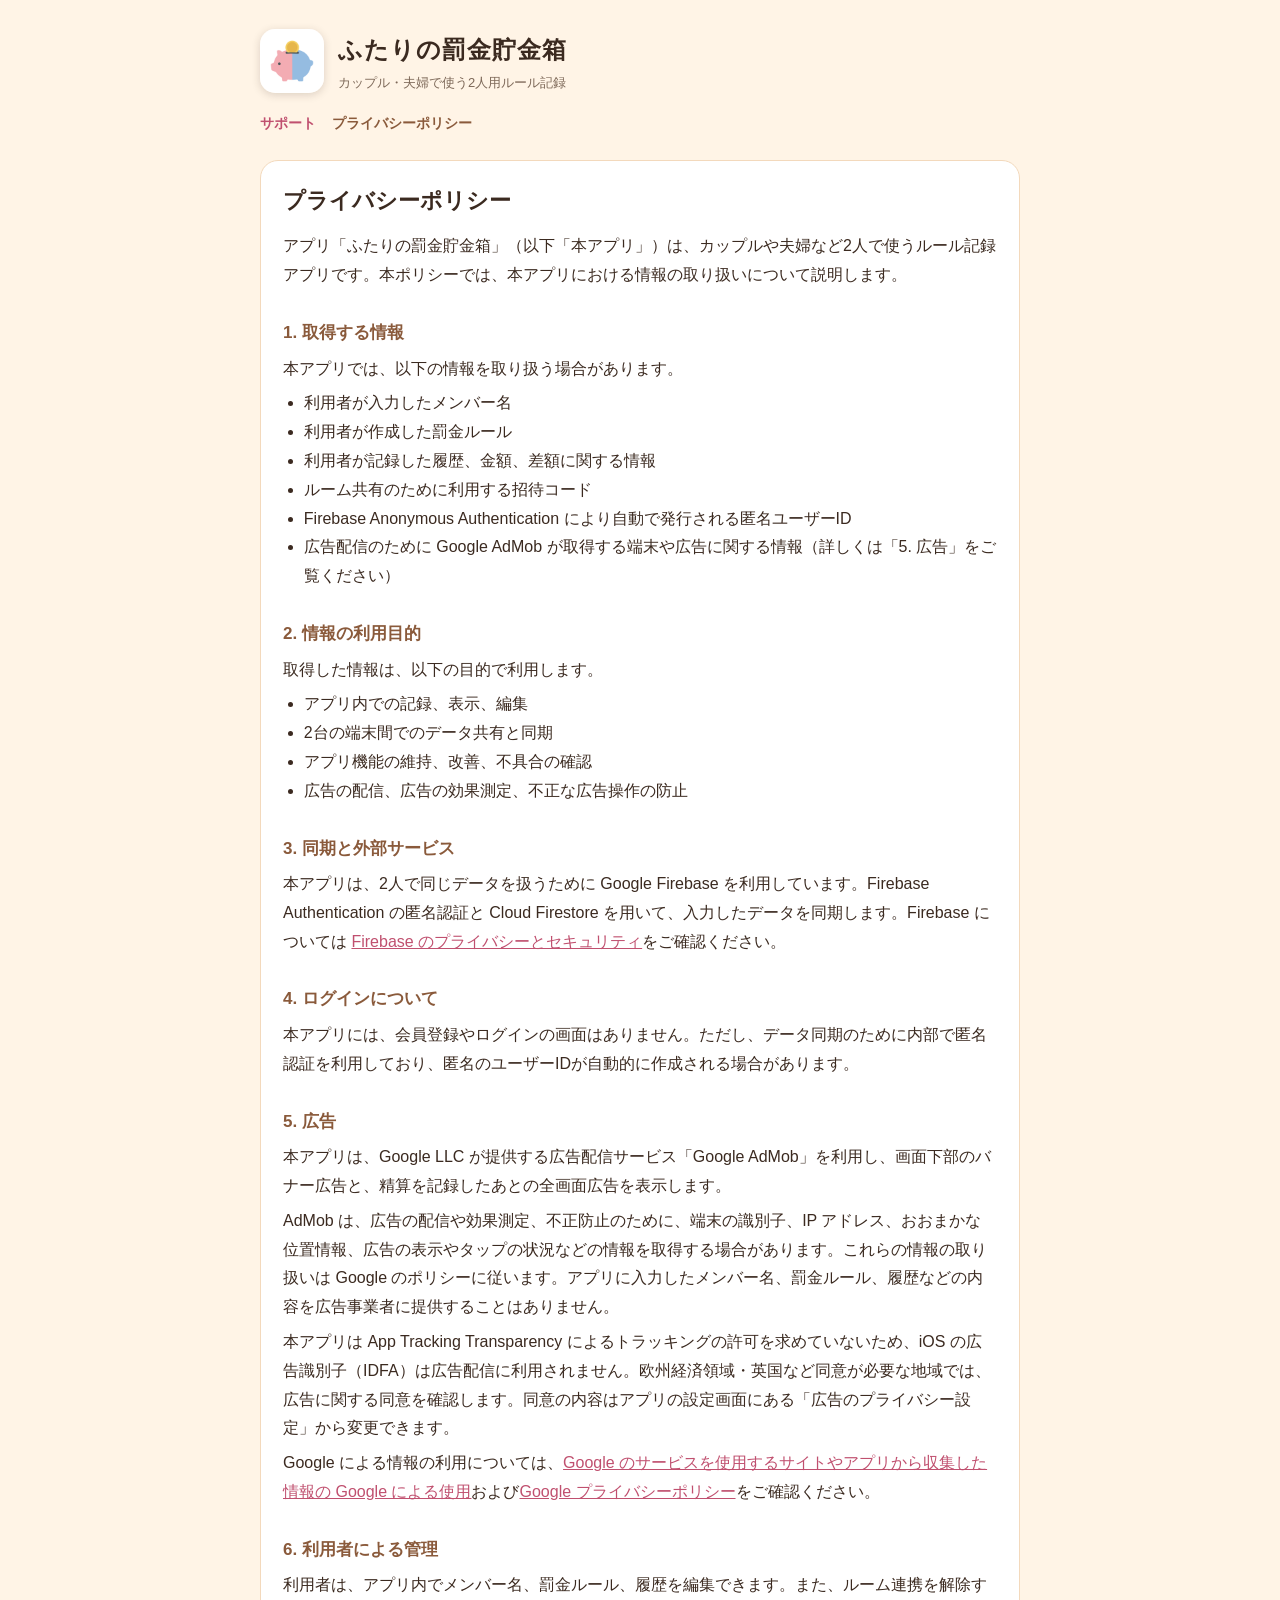
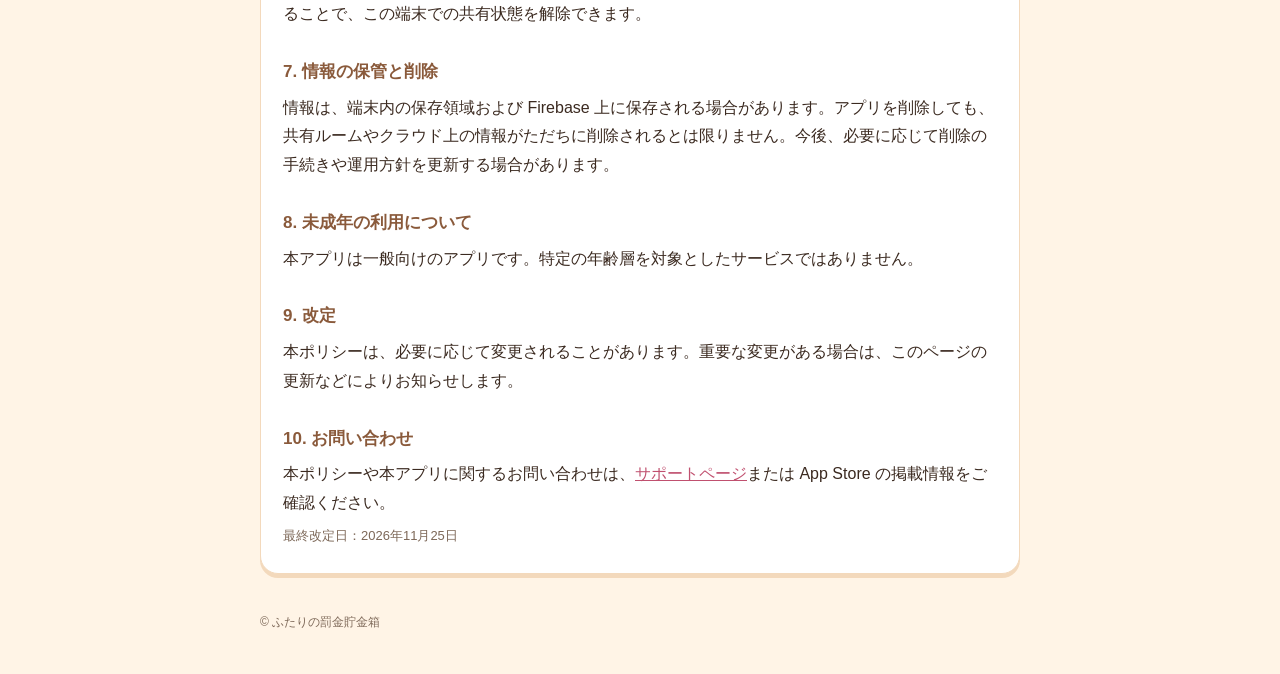
<file: bakkinn/privacy.html>
<!doctype html>
<html lang="ja">
<head>
  <meta charset="utf-8">
  <meta name="viewport" content="width=device-width, initial-scale=1">
  <title>ふたりの罰金貯金箱 プライバシーポリシー</title>
  <meta name="description" content="アプリ「ふたりの罰金貯金箱」のプライバシーポリシーです。">
  <link rel="stylesheet" href="style.css">
</head>
<body>
  <div class="wrap">
    <header>
      <img src="icon.png" alt="ふたりの罰金貯金箱のアイコン">
      <div>
        <div class="name">ふたりの罰金貯金箱</div>
        <div class="tag">カップル・夫婦で使う2人用ルール記録</div>
      </div>
    </header>
    <nav>
      <a href="./">サポート</a>
      <a href="privacy.html" aria-current="page">プライバシーポリシー</a>
    </nav>

    <div class="card">
      <h1>プライバシーポリシー</h1>
      <p>アプリ「ふたりの罰金貯金箱」（以下「本アプリ」）は、カップルや夫婦など2人で使うルール記録アプリです。本ポリシーでは、本アプリにおける情報の取り扱いについて説明します。</p>

      <h2>1. 取得する情報</h2>
      <p>本アプリでは、以下の情報を取り扱う場合があります。</p>
      <ul>
        <li>利用者が入力したメンバー名</li>
        <li>利用者が作成した罰金ルール</li>
        <li>利用者が記録した履歴、金額、差額に関する情報</li>
        <li>ルーム共有のために利用する招待コード</li>
        <li>Firebase Anonymous Authentication により自動で発行される匿名ユーザーID</li>
        <li>広告配信のために Google AdMob が取得する端末や広告に関する情報（詳しくは「5. 広告」をご覧ください）</li>
      </ul>

      <h2>2. 情報の利用目的</h2>
      <p>取得した情報は、以下の目的で利用します。</p>
      <ul>
        <li>アプリ内での記録、表示、編集</li>
        <li>2台の端末間でのデータ共有と同期</li>
        <li>アプリ機能の維持、改善、不具合の確認</li>
        <li>広告の配信、広告の効果測定、不正な広告操作の防止</li>
      </ul>

      <h2>3. 同期と外部サービス</h2>
      <p>本アプリは、2人で同じデータを扱うために Google Firebase を利用しています。Firebase Authentication の匿名認証と Cloud Firestore を用いて、入力したデータを同期します。Firebase については <a href="https://firebase.google.com/support/privacy" target="_blank" rel="noopener">Firebase のプライバシーとセキュリティ</a>をご確認ください。</p>

      <h2>4. ログインについて</h2>
      <p>本アプリには、会員登録やログインの画面はありません。ただし、データ同期のために内部で匿名認証を利用しており、匿名のユーザーIDが自動的に作成される場合があります。</p>

      <h2>5. 広告</h2>
      <p>本アプリは、Google LLC が提供する広告配信サービス「Google AdMob」を利用し、画面下部のバナー広告と、精算を記録したあとの全画面広告を表示します。</p>
      <p>AdMob は、広告の配信や効果測定、不正防止のために、端末の識別子、IP アドレス、おおまかな位置情報、広告の表示やタップの状況などの情報を取得する場合があります。これらの情報の取り扱いは Google のポリシーに従います。アプリに入力したメンバー名、罰金ルール、履歴などの内容を広告事業者に提供することはありません。</p>
      <p>本アプリは App Tracking Transparency によるトラッキングの許可を求めていないため、iOS の広告識別子（IDFA）は広告配信に利用されません。欧州経済領域・英国など同意が必要な地域では、広告に関する同意を確認します。同意の内容はアプリの設定画面にある「広告のプライバシー設定」から変更できます。</p>
      <p>Google による情報の利用については、<a href="https://policies.google.com/technologies/partner-sites?hl=ja" target="_blank" rel="noopener">Google のサービスを使用するサイトやアプリから収集した情報の Google による使用</a>および<a href="https://policies.google.com/privacy?hl=ja" target="_blank" rel="noopener">Google プライバシーポリシー</a>をご確認ください。</p>

      <h2>6. 利用者による管理</h2>
      <p>利用者は、アプリ内でメンバー名、罰金ルール、履歴を編集できます。また、ルーム連携を解除することで、この端末での共有状態を解除できます。</p>

      <h2>7. 情報の保管と削除</h2>
      <p>情報は、端末内の保存領域および Firebase 上に保存される場合があります。アプリを削除しても、共有ルームやクラウド上の情報がただちに削除されるとは限りません。今後、必要に応じて削除の手続きや運用方針を更新する場合があります。</p>

      <h2>8. 未成年の利用について</h2>
      <p>本アプリは一般向けのアプリです。特定の年齢層を対象としたサービスではありません。</p>

      <h2>9. 改定</h2>
      <p>本ポリシーは、必要に応じて変更されることがあります。重要な変更がある場合は、このページの更新などによりお知らせします。</p>

      <h2>10. お問い合わせ</h2>
      <p>本ポリシーや本アプリに関するお問い合わせは、<a href="./">サポートページ</a>または App Store の掲載情報をご確認ください。</p>

      <p class="updated">最終改定日：2026年11月25日</p>
    </div>

    <footer>© ふたりの罰金貯金箱</footer>
  </div>
</body>
</html>
</file>
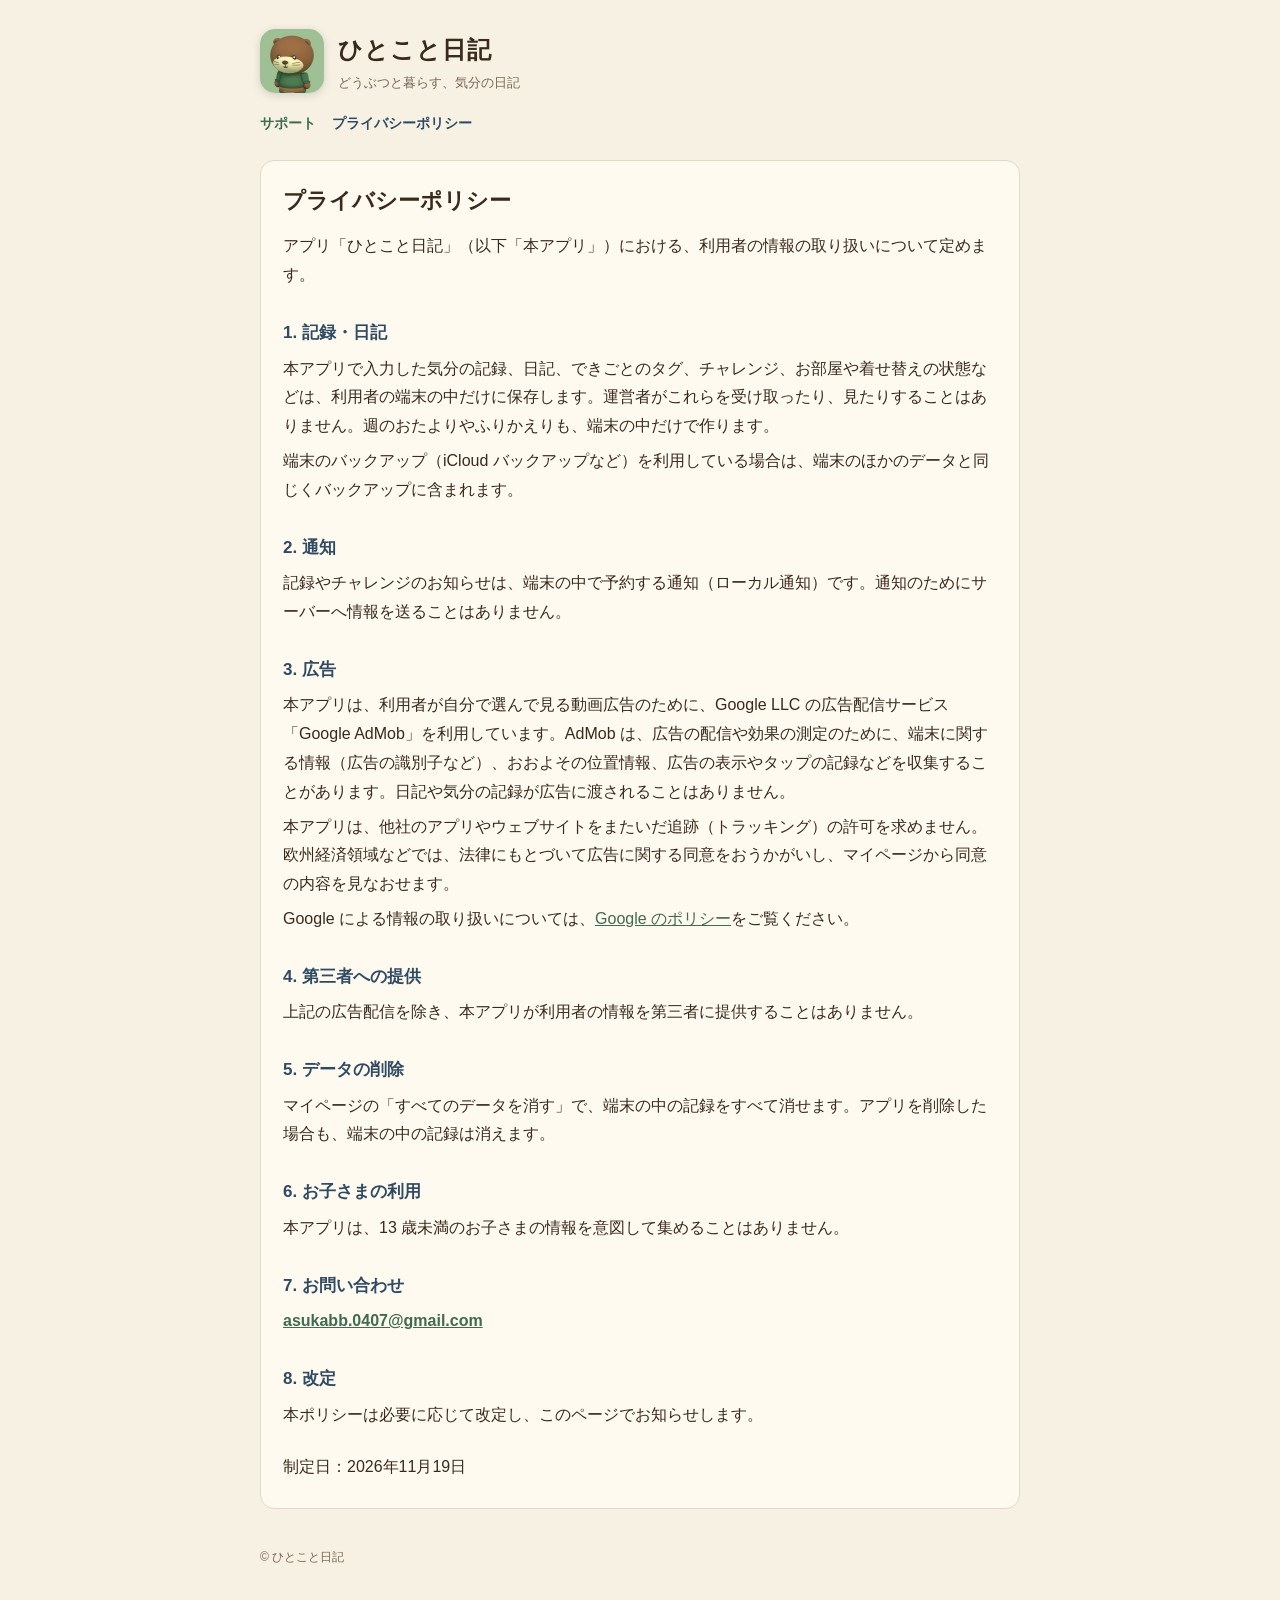
<file: taisetsu/privacy.html>
<!doctype html>
<html lang="ja">
<head>
  <meta charset="utf-8">
  <meta name="viewport" content="width=device-width, initial-scale=1">
  <title>ひとこと日記 プライバシーポリシー</title>
  <meta name="description" content="アプリ「ひとこと日記」のプライバシーポリシーです。">
  <link rel="stylesheet" href="style.css">
</head>
<body>
  <div class="wrap">
    <header>
      <img src="icon.png" alt="ひとこと日記のアイコン">
      <div>
        <div class="name">ひとこと日記</div>
        <div class="tag">どうぶつと暮らす、気分の日記</div>
      </div>
    </header>
    <nav>
      <a href="./">サポート</a>
      <a href="privacy.html" aria-current="page">プライバシーポリシー</a>
    </nav>

    <div class="card">
      <h1>プライバシーポリシー</h1>
      <p>アプリ「ひとこと日記」（以下「本アプリ」）における、利用者の情報の取り扱いについて定めます。</p>

      <h2>1. 記録・日記</h2>
      <p>本アプリで入力した気分の記録、日記、できごとのタグ、チャレンジ、お部屋や着せ替えの状態などは、利用者の端末の中だけに保存します。運営者がこれらを受け取ったり、見たりすることはありません。週のおたよりやふりかえりも、端末の中だけで作ります。</p>
      <p>端末のバックアップ（iCloud バックアップなど）を利用している場合は、端末のほかのデータと同じくバックアップに含まれます。</p>

      <h2>2. 通知</h2>
      <p>記録やチャレンジのお知らせは、端末の中で予約する通知（ローカル通知）です。通知のためにサーバーへ情報を送ることはありません。</p>

      <h2>3. 広告</h2>
      <p>本アプリは、利用者が自分で選んで見る動画広告のために、Google LLC の広告配信サービス「Google AdMob」を利用しています。AdMob は、広告の配信や効果の測定のために、端末に関する情報（広告の識別子など）、おおよその位置情報、広告の表示やタップの記録などを収集することがあります。日記や気分の記録が広告に渡されることはありません。</p>
      <p>本アプリは、他社のアプリやウェブサイトをまたいだ追跡（トラッキング）の許可を求めません。欧州経済領域などでは、法律にもとづいて広告に関する同意をおうかがいし、マイページから同意の内容を見なおせます。</p>
      <p>Google による情報の取り扱いについては、<a href="https://policies.google.com/technologies/ads" target="_blank" rel="noopener">Google のポリシー</a>をご覧ください。</p>

      <h2>4. 第三者への提供</h2>
      <p>上記の広告配信を除き、本アプリが利用者の情報を第三者に提供することはありません。</p>

      <h2>5. データの削除</h2>
      <p>マイページの「すべてのデータを消す」で、端末の中の記録をすべて消せます。アプリを削除した場合も、端末の中の記録は消えます。</p>

      <h2>6. お子さまの利用</h2>
      <p>本アプリは、13 歳未満のお子さまの情報を意図して集めることはありません。</p>

      <h2>7. お問い合わせ</h2>
      <p class="mail"><a href="mailto:asukabb.0407@gmail.com">asukabb.0407@gmail.com</a></p>

      <h2>8. 改定</h2>
      <p>本ポリシーは必要に応じて改定し、このページでお知らせします。</p>

      <p style="margin-top:24px">制定日：2026年11月19日</p>
    </div>

    <footer>© ひとこと日記</footer>
  </div>
</body>
</html>
</file>
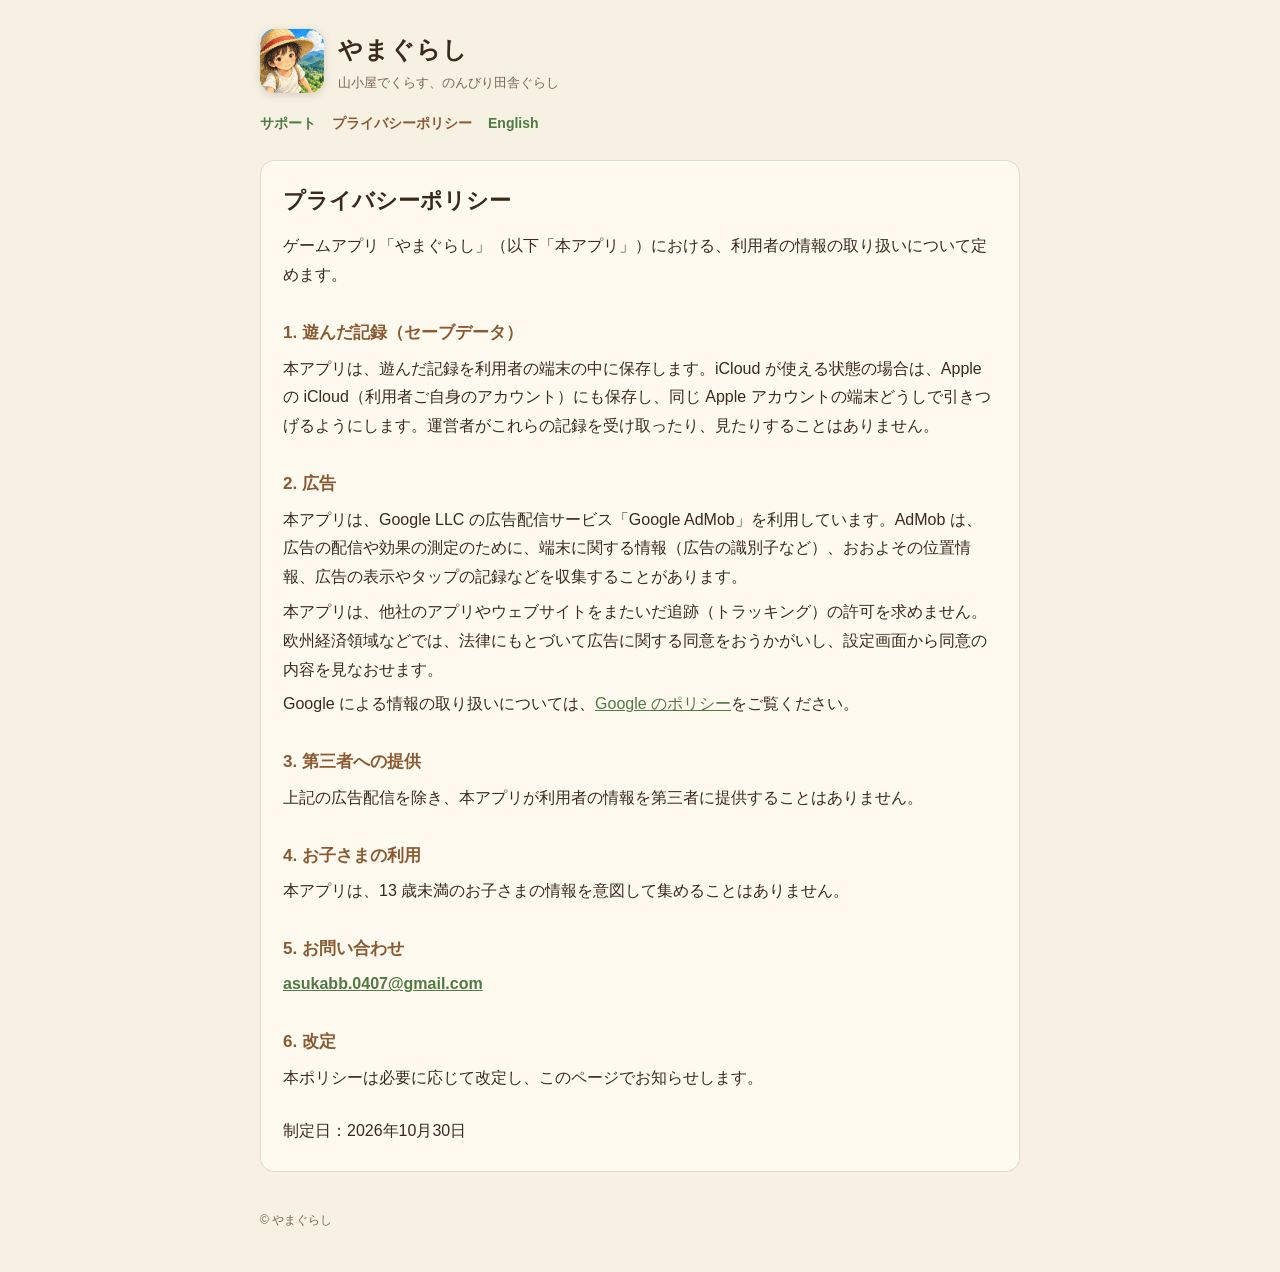
<file: yamagurashi/privacy.html>
<!doctype html>
<html lang="ja">
<head>
  <meta charset="utf-8">
  <meta name="viewport" content="width=device-width, initial-scale=1">
  <title>やまぐらし プライバシーポリシー</title>
  <meta name="description" content="ゲームアプリ「やまぐらし」のプライバシーポリシーです。">
  <link rel="alternate" hreflang="ja" href="https://asuka5win7.github.io/yamagurashi/privacy.html">
  <link rel="alternate" hreflang="en" href="https://asuka5win7.github.io/yamagurashi/en/privacy.html">
  <link rel="stylesheet" href="style.css">
</head>
<body>
  <div class="wrap">
    <header>
      <img src="icon.png" alt="やまぐらしのアイコン">
      <div>
        <div class="name">やまぐらし</div>
        <div class="tag">山小屋でくらす、のんびり田舎ぐらし</div>
      </div>
    </header>
    <nav>
      <a href="./">サポート</a>
      <a href="privacy.html" aria-current="page">プライバシーポリシー</a>
      <a href="en/privacy.html" lang="en" hreflang="en">English</a>
    </nav>

    <div class="card">
      <h1>プライバシーポリシー</h1>
      <p>ゲームアプリ「やまぐらし」（以下「本アプリ」）における、利用者の情報の取り扱いについて定めます。</p>

      <h2>1. 遊んだ記録（セーブデータ）</h2>
      <p>本アプリは、遊んだ記録を利用者の端末の中に保存します。iCloud が使える状態の場合は、Apple の iCloud（利用者ご自身のアカウント）にも保存し、同じ Apple アカウントの端末どうしで引きつげるようにします。運営者がこれらの記録を受け取ったり、見たりすることはありません。</p>

      <h2>2. 広告</h2>
      <p>本アプリは、Google LLC の広告配信サービス「Google AdMob」を利用しています。AdMob は、広告の配信や効果の測定のために、端末に関する情報（広告の識別子など）、おおよその位置情報、広告の表示やタップの記録などを収集することがあります。</p>
      <p>本アプリは、他社のアプリやウェブサイトをまたいだ追跡（トラッキング）の許可を求めません。欧州経済領域などでは、法律にもとづいて広告に関する同意をおうかがいし、設定画面から同意の内容を見なおせます。</p>
      <p>Google による情報の取り扱いについては、<a href="https://policies.google.com/technologies/ads" target="_blank" rel="noopener">Google のポリシー</a>をご覧ください。</p>

      <h2>3. 第三者への提供</h2>
      <p>上記の広告配信を除き、本アプリが利用者の情報を第三者に提供することはありません。</p>

      <h2>4. お子さまの利用</h2>
      <p>本アプリは、13 歳未満のお子さまの情報を意図して集めることはありません。</p>

      <h2>5. お問い合わせ</h2>
      <p class="mail"><a href="mailto:asukabb.0407@gmail.com">asukabb.0407@gmail.com</a></p>

      <h2>6. 改定</h2>
      <p>本ポリシーは必要に応じて改定し、このページでお知らせします。</p>

      <p style="margin-top:24px">制定日：2026年10月30日</p>
    </div>

    <footer>© やまぐらし</footer>
  </div>
</body>
</html>
</file>
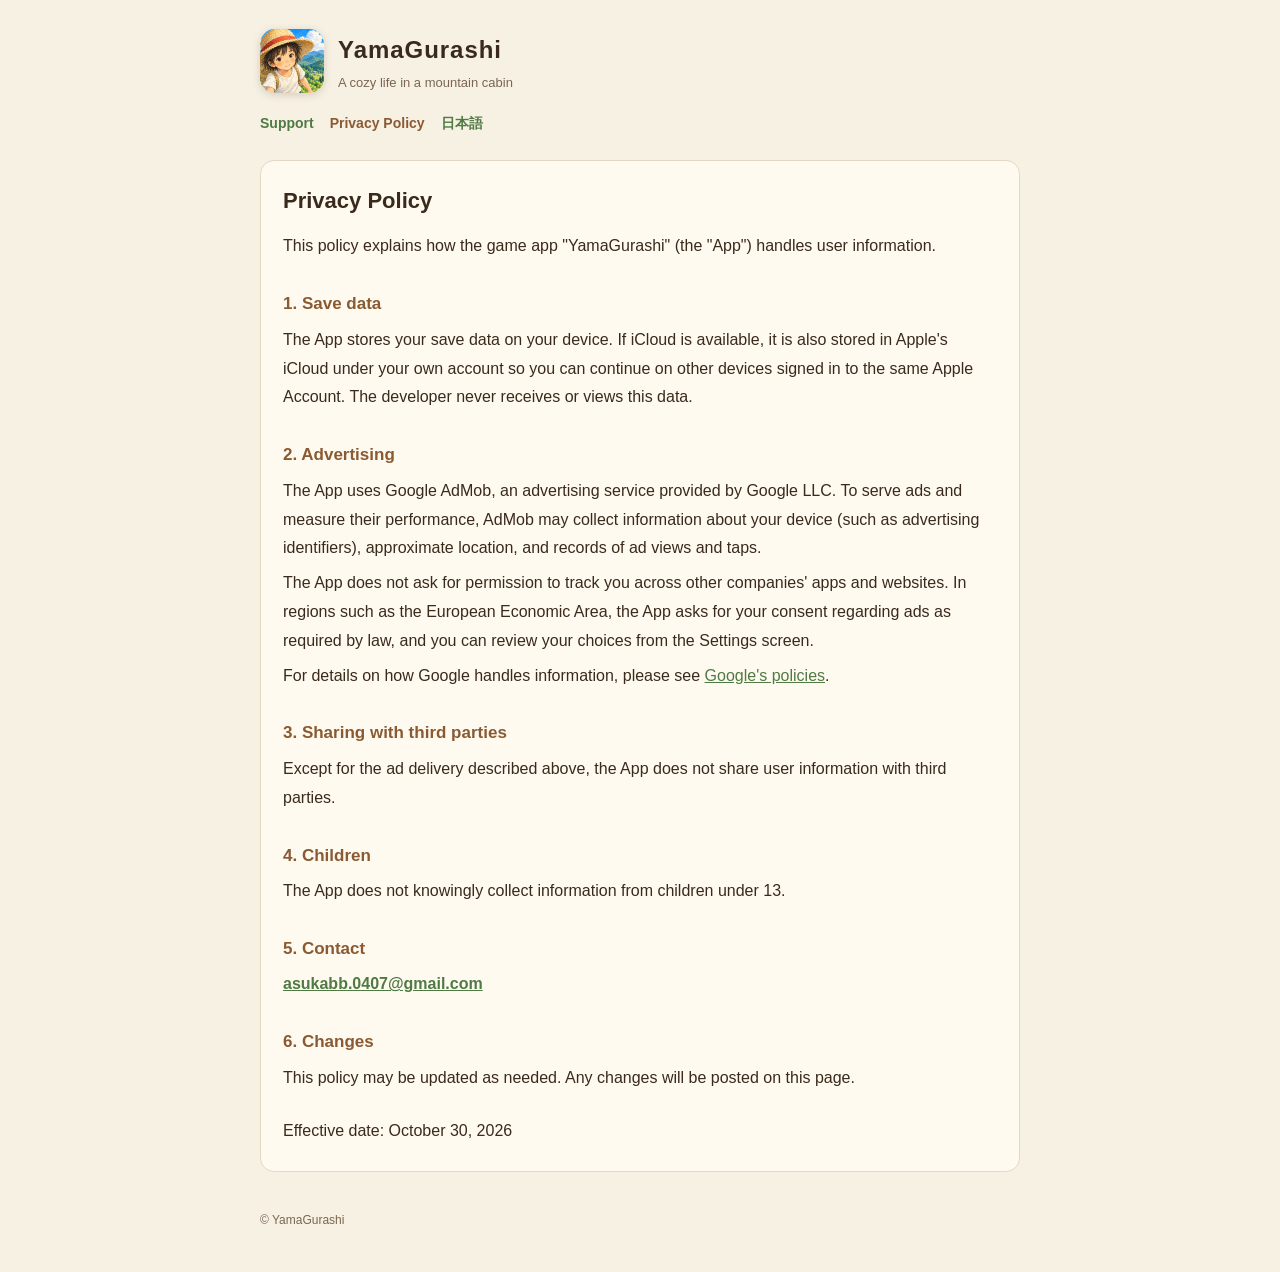
<file: yamagurashi/en/privacy.html>
<!doctype html>
<html lang="en">
<head>
  <meta charset="utf-8">
  <meta name="viewport" content="width=device-width, initial-scale=1">
  <title>YamaGurashi Privacy Policy</title>
  <meta name="description" content="Privacy policy for the game app YamaGurashi.">
  <link rel="canonical" href="https://asuka5win7.github.io/yamagurashi/en/privacy.html">
  <link rel="alternate" hreflang="ja" href="https://asuka5win7.github.io/yamagurashi/privacy.html">
  <link rel="alternate" hreflang="en" href="https://asuka5win7.github.io/yamagurashi/en/privacy.html">
  <link rel="stylesheet" href="../style.css">
</head>
<body>
  <div class="wrap">
    <header>
      <img src="../icon.png" alt="YamaGurashi app icon">
      <div>
        <div class="name">YamaGurashi</div>
        <div class="tag">A cozy life in a mountain cabin</div>
      </div>
    </header>
    <nav>
      <a href="./">Support</a>
      <a href="privacy.html" aria-current="page">Privacy Policy</a>
      <a href="../privacy.html" lang="ja" hreflang="ja">日本語</a>
    </nav>

    <div class="card">
      <h1>Privacy Policy</h1>
      <p>This policy explains how the game app "YamaGurashi" (the "App") handles user information.</p>

      <h2>1. Save data</h2>
      <p>The App stores your save data on your device. If iCloud is available, it is also stored in Apple's iCloud under your own account so you can continue on other devices signed in to the same Apple Account. The developer never receives or views this data.</p>

      <h2>2. Advertising</h2>
      <p>The App uses Google AdMob, an advertising service provided by Google LLC. To serve ads and measure their performance, AdMob may collect information about your device (such as advertising identifiers), approximate location, and records of ad views and taps.</p>
      <p>The App does not ask for permission to track you across other companies' apps and websites. In regions such as the European Economic Area, the App asks for your consent regarding ads as required by law, and you can review your choices from the Settings screen.</p>
      <p>For details on how Google handles information, please see <a href="https://policies.google.com/technologies/ads" target="_blank" rel="noopener">Google's policies</a>.</p>

      <h2>3. Sharing with third parties</h2>
      <p>Except for the ad delivery described above, the App does not share user information with third parties.</p>

      <h2>4. Children</h2>
      <p>The App does not knowingly collect information from children under 13.</p>

      <h2>5. Contact</h2>
      <p class="mail"><a href="mailto:asukabb.0407@gmail.com">asukabb.0407@gmail.com</a></p>

      <h2>6. Changes</h2>
      <p>This policy may be updated as needed. Any changes will be posted on this page.</p>

      <p style="margin-top:24px">Effective date: October 30, 2026</p>
    </div>

    <footer>© YamaGurashi</footer>
  </div>
</body>
</html>
</file>
<file: bakkinn/style.css>
:root {
  --ink: #3b2a20;
  --soft: #7d6858;
  --brown: #8a5a3b;
  --accent: #c0506f;
  --paper: #fff4e6;
  --card: #ffffff;
  --line: #f3d9bc;
  --pink: #f4aab1;
  --blue: #97bce0;
  --coin: #f4cf65;
}
* { box-sizing: border-box; }
body {
  margin: 0;
  font-family: -apple-system, BlinkMacSystemFont, "Hiragino Maru Gothic ProN", "Hiragino Sans", "Yu Gothic", sans-serif;
  color: var(--ink);
  background: var(--paper);
  line-height: 1.8;
}
a { color: var(--accent); }
.wrap { width: min(760px, calc(100% - 32px)); margin: 0 auto; }
header { padding: 28px 0 8px; display: flex; align-items: center; gap: 14px; }
header img { width: 64px; height: 64px; border-radius: 15px; box-shadow: 0 2px 8px rgba(59, 42, 32, .18); }
header .name { font-size: 24px; font-weight: 800; letter-spacing: .04em; }
header .tag { font-size: 13px; color: var(--soft); }
nav { display: flex; gap: 16px; margin: 8px 0 24px; font-size: 14px; flex-wrap: wrap; }
nav a { text-decoration: none; font-weight: 700; }
nav a[aria-current] { color: var(--brown); }
h1 { font-size: 22px; margin: 0 0 12px; }
h2 { font-size: 17px; margin: 28px 0 6px; color: var(--brown); }
.card { background: var(--card); border: 1px solid var(--line); border-radius: 18px; padding: 20px 22px; margin-bottom: 18px; box-shadow: 0 4px 0 var(--line); }
.card p, .card ul, .card ol { margin: 6px 0; }
.card ul, .card ol { padding-left: 1.3em; }
footer { color: var(--soft); font-size: 12px; padding: 20px 0 40px; }
.lead { font-size: 16px; }
.facts { display: grid; grid-template-columns: max-content 1fr; gap: 4px 14px; font-size: 14px; margin: 10px 0 0; }
.facts dt { color: var(--soft); font-weight: 700; }
.facts dd { margin: 0; }
.shots { display: grid; grid-template-columns: repeat(3, 1fr); gap: 12px; }
.shot { margin: 0; }
.shot img { width: 100%; height: auto; border-radius: 14px; display: block; box-shadow: 0 3px 10px rgba(59, 42, 32, .18); }
.shot figcaption { font-size: 12px; color: var(--soft); margin-top: 6px; }
@media (max-width: 520px) { .shots { grid-template-columns: 1fr 1fr; } }
.faq h2 { font-size: 15px; }
.store { display: inline-block; margin-top: 12px; padding: 10px 20px; border-radius: 999px; background: var(--coin); color: #5a3e07; text-decoration: none; font-weight: 800; font-size: 14px; box-shadow: 0 4px 0 #d9ae3f; }
.updated { margin-top: 24px; color: var(--soft); font-size: 13px; }
</file>
<file: taisetsu/lp.css>
/* ひとこと日記 LP（スマホで見る前提。TikTok からの人が多い） */
:root {
  --ink: #3a2a1c;
  --soft: #7a6652;
  --paper: #f7f1e4;
  --card: #fffaf0;
  --line: #e4d8c2;
  --green: #4f9a5f;
  --green-dark: #377a47;
  --leaf: #3f6b4f;
  --sage: #e7f0dc;
}
* { box-sizing: border-box; }
html { -webkit-text-size-adjust: 100%; }
body {
  margin: 0;
  font-family: -apple-system, BlinkMacSystemFont, "Hiragino Maru Gothic ProN", "Hiragino Sans", "Yu Gothic", sans-serif;
  color: var(--ink);
  background: var(--paper);
  line-height: 1.7;
}
a { color: var(--leaf); }
img { display: block; max-width: 100%; height: auto; }

/* ファーストビュー */
.hero {
  position: relative;
  overflow: hidden;
  padding: calc(18px + env(safe-area-inset-top)) 20px 0;
  text-align: center;
  background: radial-gradient(120% 70% at 50% 100%, #dfead2 0%, var(--paper) 62%);
}
.brand { display: inline-flex; align-items: center; gap: 10px; font-weight: 800; font-size: 17px; }
.brand img { width: 44px; height: 44px; border-radius: 11px; box-shadow: 0 2px 6px rgba(58, 42, 28, .18); }
.hero h1 { margin: 22px 0 8px; font-size: clamp(27px, 8vw, 40px); line-height: 1.3; letter-spacing: .02em; }
.lead { margin: 0 auto; max-width: 30em; color: var(--soft); font-size: 15px; }
.cta {
  display: flex; align-items: center; justify-content: center; gap: 8px;
  width: min(100%, 340px); margin: 22px auto 0; padding: 16px 20px;
  border-radius: 999px; background: var(--green); color: #fff; text-decoration: none;
  font-size: 17px; font-weight: 800;
  box-shadow: 0 4px 0 var(--green-dark), 0 10px 24px rgba(55, 122, 71, .25);
}
.cta:active { transform: translateY(2px); box-shadow: 0 2px 0 var(--green-dark); }
.chips { display: flex; flex-wrap: wrap; justify-content: center; gap: 6px; margin: 14px 0 0; padding: 0; list-style: none; }
.chips li { padding: 4px 12px; border-radius: 999px; background: #fff; border: 1px solid var(--line); font-size: 12px; font-weight: 700; color: var(--soft); }
.mascot { width: 118px; margin: 16px auto -6px; filter: drop-shadow(0 10px 10px rgba(58, 42, 28, .18)); }

/* 画面（横スワイプ） */
.shots { padding: 26px 0 8px; background: var(--card); border-top: 1px solid var(--line); border-bottom: 1px solid var(--line); }
.track {
  display: flex; gap: 12px; overflow-x: auto; scroll-snap-type: x mandatory;
  padding: 0 20px 6px; -webkit-overflow-scrolling: touch; scrollbar-width: none;
}
.track::-webkit-scrollbar { display: none; }
.track img {
  flex: 0 0 auto; width: min(62vw, 260px); scroll-snap-align: center;
  border-radius: 18px; box-shadow: 0 6px 18px rgba(58, 42, 28, .14);
}
.swipe { margin: 8px 0 0; text-align: center; font-size: 12px; color: var(--soft); }

/* できること */
.points { max-width: 520px; margin: 0 auto; padding: 28px 20px 6px; }
.point { display: flex; gap: 14px; align-items: flex-start; padding: 14px 0; border-bottom: 1px dashed var(--line); }
.point:last-child { border-bottom: 0; }
.num {
  flex: 0 0 auto; display: flex; align-items: center; justify-content: center;
  width: 36px; height: 36px; border-radius: 50%; background: var(--sage); color: var(--leaf); font-weight: 800;
}
.point h2 { margin: 2px 0 2px; font-size: 17px; }
.point p { margin: 0; color: var(--soft); font-size: 14px; }

/* もう一度ダウンロード */
.end { padding: 26px 20px 34px; text-align: center; }
.end-copy { margin: 0; font-size: 20px; font-weight: 800; line-height: 1.5; }
.note { margin: 10px 0 0; font-size: 12px; color: var(--soft); }

/* よくある質問 */
.faq { max-width: 520px; margin: 0 auto; padding: 0 20px 10px; }
.faq h2 { font-size: 16px; margin: 0 0 8px; color: var(--soft); }
.faq details { background: var(--card); border: 1px solid var(--line); border-radius: 14px; margin-bottom: 8px; }
.faq summary { padding: 12px 16px; font-weight: 700; font-size: 14px; cursor: pointer; list-style: none; }
.faq summary::-webkit-details-marker { display: none; }
.faq summary::after { content: "＋"; float: right; color: var(--soft); }
.faq details[open] summary::after { content: "－"; }
.faq details p { margin: 0; padding: 0 16px 14px; font-size: 13px; color: var(--soft); }

footer { max-width: 520px; margin: 0 auto; padding: 18px 20px calc(30px + env(safe-area-inset-bottom)); font-size: 13px; text-align: center; color: var(--soft); }
footer p { margin: 4px 0; }
footer .small { font-size: 11px; }
footer .mail { font-weight: 700; word-break: break-all; }

/* TikTok などアプリの中のブラウザ用 */
.inapp-arrow {
  position: fixed; top: calc(8px + env(safe-area-inset-top)); right: 10px; z-index: 10;
  padding: 6px 12px; border-radius: 999px; background: var(--ink); color: #fff;
  font-size: 12px; font-weight: 700; box-shadow: 0 2px 8px rgba(0, 0, 0, .2);
}
.inapp-arrow span { margin-left: 4px; }
.sheet { position: fixed; inset: 0; z-index: 20; display: flex; align-items: flex-end; background: rgba(0, 0, 0, .35); }
.sheet[hidden], .inapp-arrow[hidden] { display: none; }
.sheet-card { width: 100%; padding: 22px 20px calc(18px + env(safe-area-inset-bottom)); border-radius: 22px 22px 0 0; background: var(--card); font-size: 14px; }
.sheet-title { font-size: 18px; font-weight: 800; margin: 0 0 6px; }
.sheet-card ol { margin: 8px 0 14px; padding-left: 1.3em; }
.sheet-copy { width: 100%; padding: 12px; border: 0; border-radius: 999px; background: var(--leaf); color: #fff; font-weight: 700; font-size: 15px; }
.sheet-close { width: 100%; margin-top: 6px; padding: 10px; border: 0; background: none; color: var(--soft); font-size: 14px; }
.hint { color: var(--soft); font-size: 12px; margin-top: 8px; }

/* パソコンで見たとき */
@media (min-width: 760px) {
  .track { justify-content: flex-start; padding: 0 max(20px, calc((100vw - 1100px) / 2)) 6px; }
  .track img { width: 230px; }
  .mascot { width: 180px; }
}
.inapp .hero { padding-top: calc(58px + env(safe-area-inset-top)); }
.cta-sub {
  display: flex; align-items: center; justify-content: center;
  width: min(100%, 340px); margin: 12px auto 0; padding: 16px 20px;
  border: 0; border-radius: 999px; background: var(--green); color: #fff;
  font: inherit; font-size: 17px; font-weight: 800; cursor: pointer;
  box-shadow: 0 4px 0 var(--green-dark), 0 10px 24px rgba(55, 122, 71, .25);
}
.cta-sub:active { transform: translateY(2px); box-shadow: 0 2px 0 var(--green-dark); }
</file>
<file: yamagurashi/style.css>
:root {
  --ink: #3a2a1c;
  --soft: #7a6652;
  --wood: #8a5a32;
  --leaf: #4f7a43;
  --paper: #f7f1e4;
  --card: #fffaf0;
  --line: #e4d8c2;
}
* { box-sizing: border-box; }
body {
  margin: 0;
  font-family: -apple-system, BlinkMacSystemFont, "Hiragino Maru Gothic ProN", "Hiragino Sans", "Yu Gothic", sans-serif;
  color: var(--ink);
  background: var(--paper);
  line-height: 1.8;
}
a { color: var(--leaf); }
.wrap { width: min(760px, calc(100% - 32px)); margin: 0 auto; }
header { padding: 28px 0 8px; display: flex; align-items: center; gap: 14px; }
header img { width: 64px; height: 64px; border-radius: 15px; box-shadow: 0 2px 8px rgba(58, 42, 28, .18); }
header .name { font-size: 24px; font-weight: 800; letter-spacing: .04em; }
header .tag { font-size: 13px; color: var(--soft); }
nav { display: flex; gap: 16px; margin: 8px 0 24px; font-size: 14px; flex-wrap: wrap; }
nav a { text-decoration: none; font-weight: 700; }
nav a[aria-current] { color: var(--wood); }
h1 { font-size: 22px; margin: 0 0 12px; }
h2 { font-size: 17px; margin: 28px 0 6px; color: var(--wood); }
.card { background: var(--card); border: 1px solid var(--line); border-radius: 14px; padding: 20px 22px; margin-bottom: 18px; }
.card p, .card ul { margin: 6px 0; }
.mail { font-weight: 700; word-break: break-all; }
footer { color: var(--soft); font-size: 12px; padding: 20px 0 40px; }
.lead { font-size: 16px; }
.facts { display: grid; grid-template-columns: max-content 1fr; gap: 4px 14px; font-size: 14px; margin: 10px 0 0; }
.facts dt { color: var(--soft); font-weight: 700; }
.facts dd { margin: 0; }
.shots { display: grid; gap: 14px; }
.shot { margin: 0; }
.shot img { width: 100%; height: auto; border-radius: 12px; display: block; box-shadow: 0 3px 10px rgba(58, 42, 28, .2); }
.shot figcaption { font-size: 13px; color: var(--soft); margin-top: 6px; }
.faq h2 { font-size: 15px; }
.store { display: inline-block; margin-top: 10px; padding: 10px 18px; border-radius: 999px; background: var(--ink); color: #fff; text-decoration: none; font-weight: 700; font-size: 14px; }
.store.soon { background: var(--soft); }
</file>
<file: taisetsu/style.css>
:root {
  --ink: #3a2a1c;
  --soft: #7a6652;
  --wood: #2f4a63;
  --leaf: #3f6b4f;
  --paper: #f7f1e4;
  --card: #fffaf0;
  --line: #e4d8c2;
}
* { box-sizing: border-box; }
body {
  margin: 0;
  font-family: -apple-system, BlinkMacSystemFont, "Hiragino Maru Gothic ProN", "Hiragino Sans", "Yu Gothic", sans-serif;
  color: var(--ink);
  background: var(--paper);
  line-height: 1.8;
}
a { color: var(--leaf); }
.wrap { width: min(760px, calc(100% - 32px)); margin: 0 auto; }
header { padding: 28px 0 8px; display: flex; align-items: center; gap: 14px; }
header img { width: 64px; height: 64px; border-radius: 15px; box-shadow: 0 2px 8px rgba(58, 42, 28, .18); }
header .name { font-size: 24px; font-weight: 800; letter-spacing: .04em; }
header .tag { font-size: 13px; color: var(--soft); }
nav { display: flex; gap: 16px; margin: 8px 0 24px; font-size: 14px; flex-wrap: wrap; }
nav a { text-decoration: none; font-weight: 700; }
nav a[aria-current] { color: var(--wood); }
h1 { font-size: 22px; margin: 0 0 12px; }
h2 { font-size: 17px; margin: 28px 0 6px; color: var(--wood); }
.card { background: var(--card); border: 1px solid var(--line); border-radius: 14px; padding: 20px 22px; margin-bottom: 18px; }
.card p, .card ul { margin: 6px 0; }
.mail { font-weight: 700; word-break: break-all; }
footer { color: var(--soft); font-size: 12px; padding: 20px 0 40px; }
.lead { font-size: 16px; }
.facts { display: grid; grid-template-columns: max-content 1fr; gap: 4px 14px; font-size: 14px; margin: 10px 0 0; }
.facts dt { color: var(--soft); font-weight: 700; }
.facts dd { margin: 0; }
.shots { display: grid; gap: 14px; }
.shot { margin: 0; }
.shot img { width: 100%; height: auto; border-radius: 12px; display: block; box-shadow: 0 3px 10px rgba(58, 42, 28, .2); }
.shot figcaption { font-size: 13px; color: var(--soft); margin-top: 6px; }
.faq h2 { font-size: 15px; }
.store { display: inline-block; margin-top: 10px; padding: 10px 18px; border-radius: 999px; background: var(--ink); color: #fff; text-decoration: none; font-weight: 700; font-size: 14px; }
.store.soon { background: var(--soft); }
.inapp { margin-top: 14px; padding: 14px 16px; border-radius: 12px; background: #fff3d6; border: 1px solid #ecd49a; font-size: 14px; }
.inapp ol { margin: 6px 0 10px; padding-left: 1.3em; }
.inapp button { width: 100%; padding: 11px; border: 0; border-radius: 999px; background: var(--leaf); color: #fff; font-weight: 700; font-size: 14px; }
.inapp .hint { color: var(--soft); font-size: 12px; margin-top: 8px; }
.inapp-arrow { position: fixed; top: 8px; right: 10px; z-index: 10; padding: 6px 12px; border-radius: 999px; background: var(--ink); color: #fff; font-size: 12px; font-weight: 700; box-shadow: 0 2px 8px rgba(0,0,0,.2); }
.inapp-arrow span { margin-left: 4px; }
.sheet { position: fixed; inset: 0; z-index: 20; display: flex; align-items: flex-end; background: rgba(0,0,0,.35); }
.sheet[hidden] { display: none; }
.sheet-card { width: 100%; padding: 22px 20px calc(18px + env(safe-area-inset-bottom)); border-radius: 22px 22px 0 0; background: var(--card); font-size: 14px; }
.sheet-title { font-size: 18px; font-weight: 800; margin: 0 0 6px; }
.sheet-card ol { margin: 8px 0 14px; padding-left: 1.3em; }
.sheet-copy { width: 100%; padding: 12px; border: 0; border-radius: 999px; background: var(--leaf); color: #fff; font-weight: 700; font-size: 15px; }
.sheet-close { width: 100%; margin-top: 6px; padding: 10px; border: 0; background: none; color: var(--soft); font-size: 14px; }
</file>
